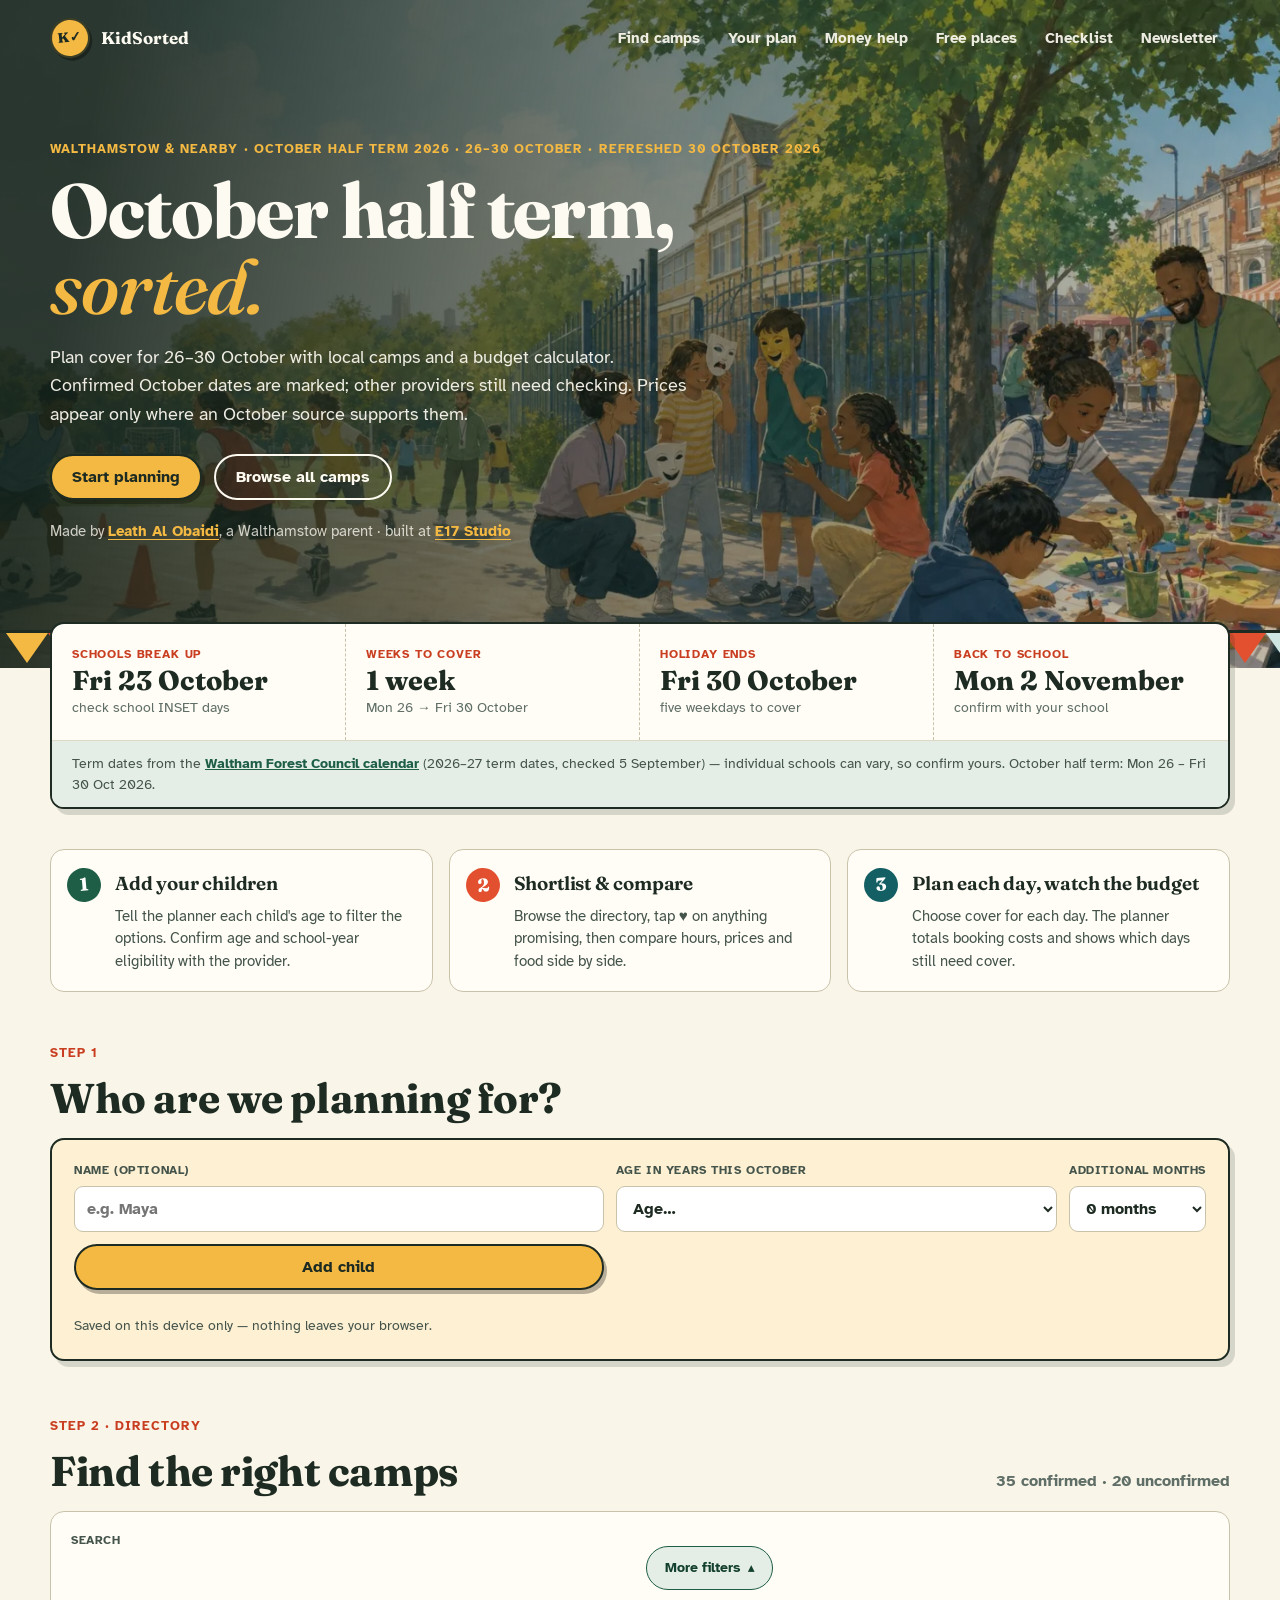
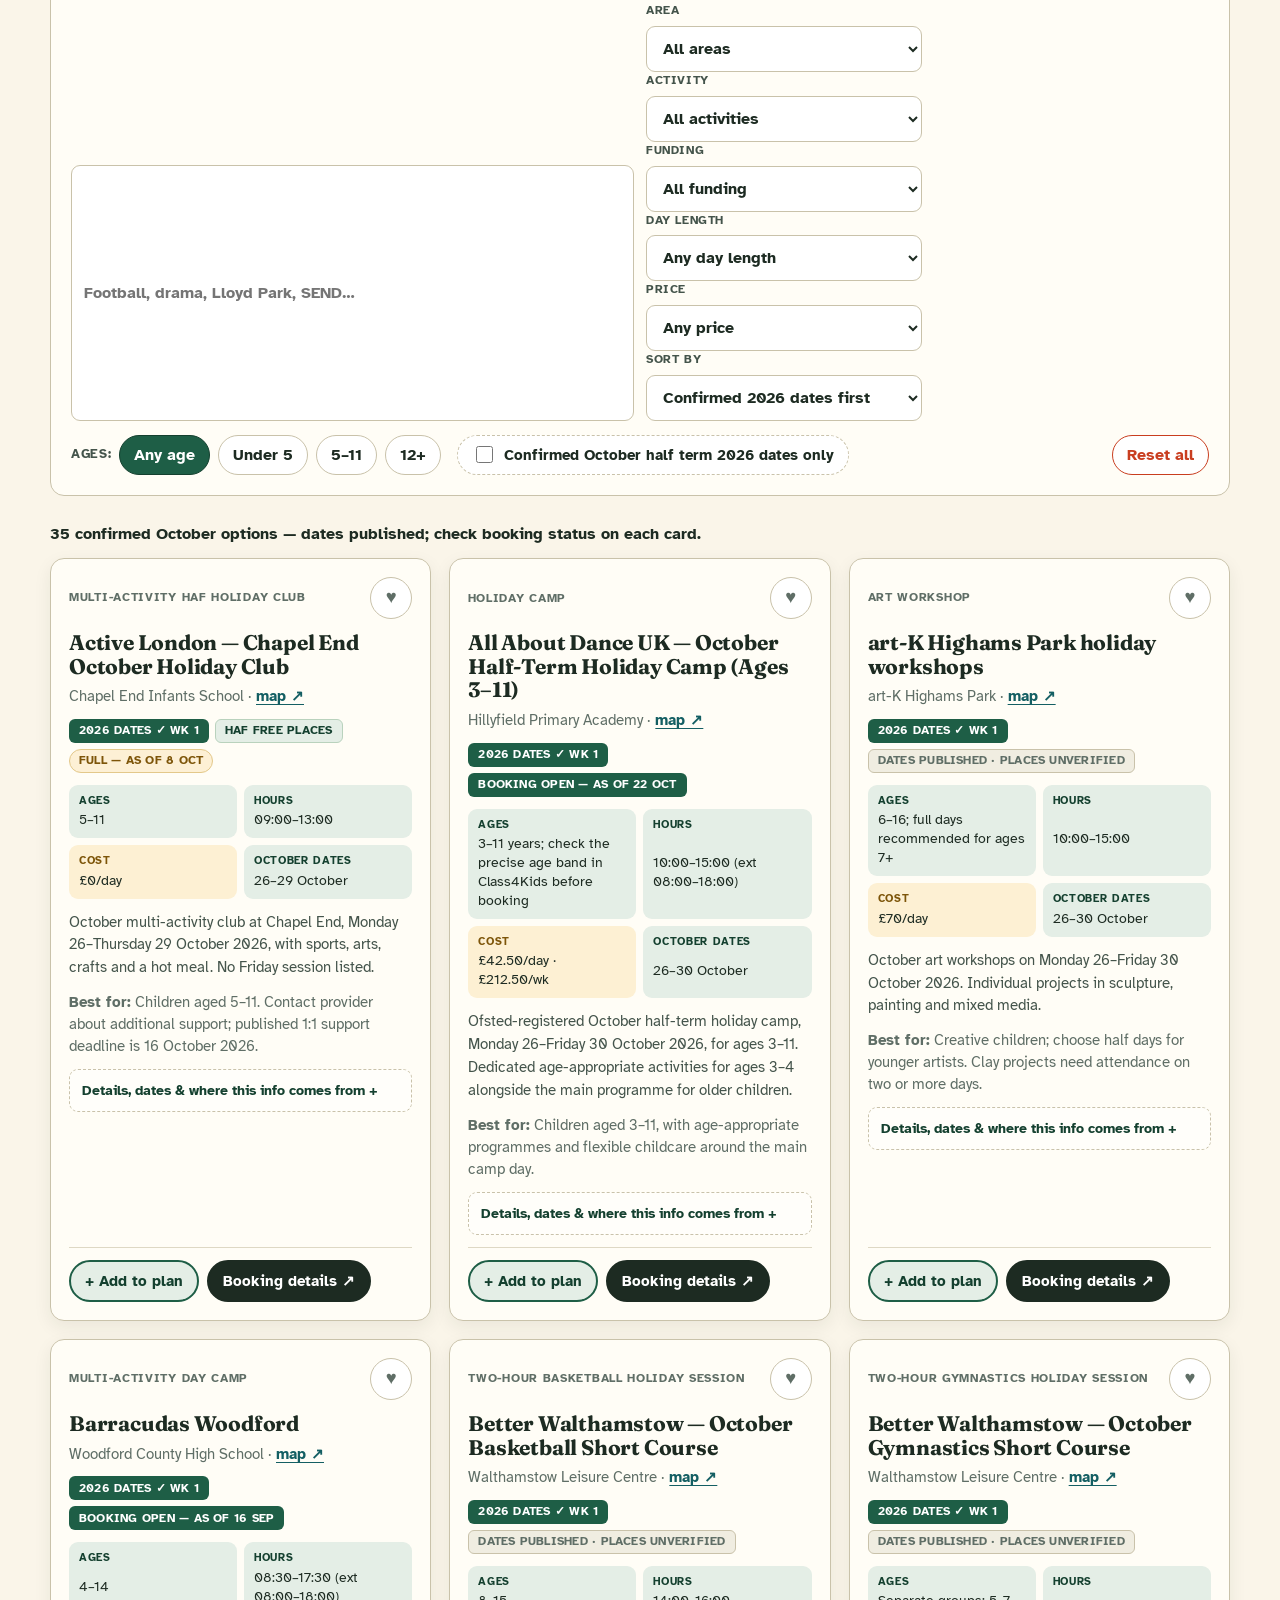
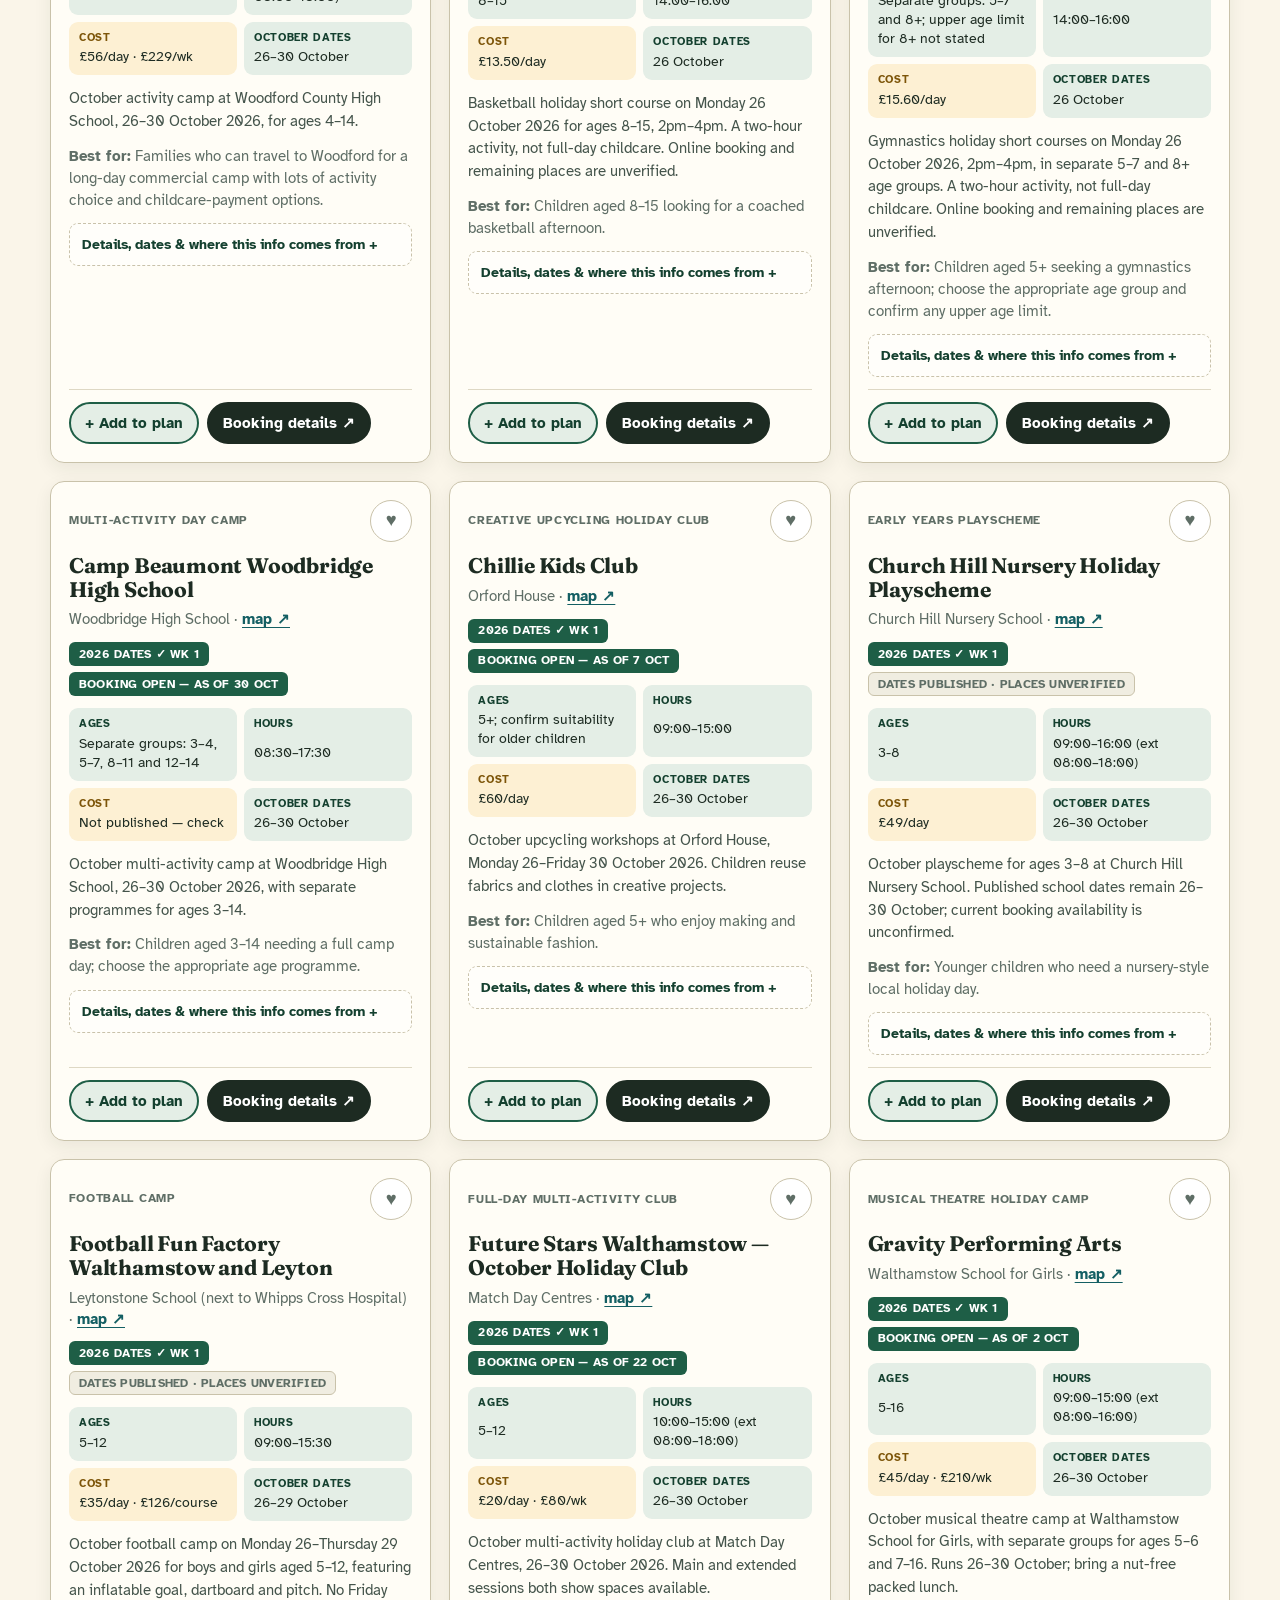
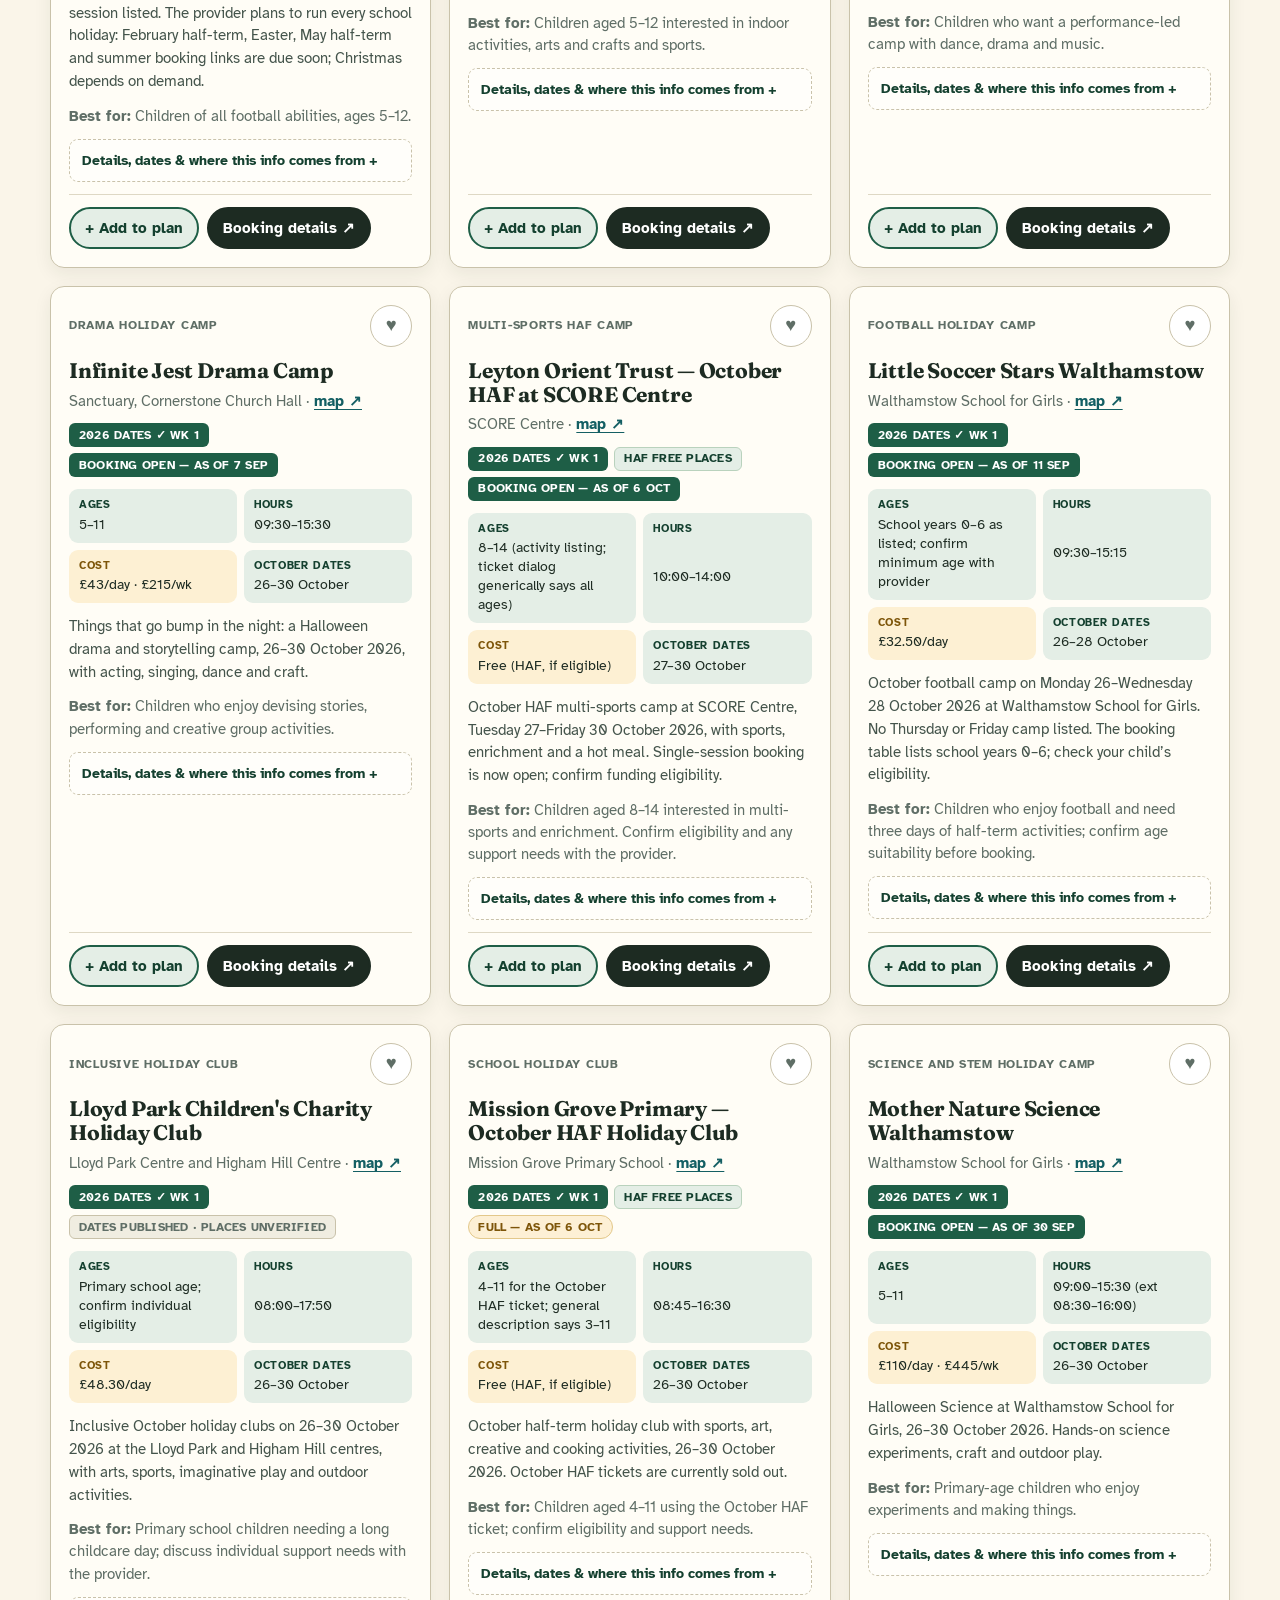
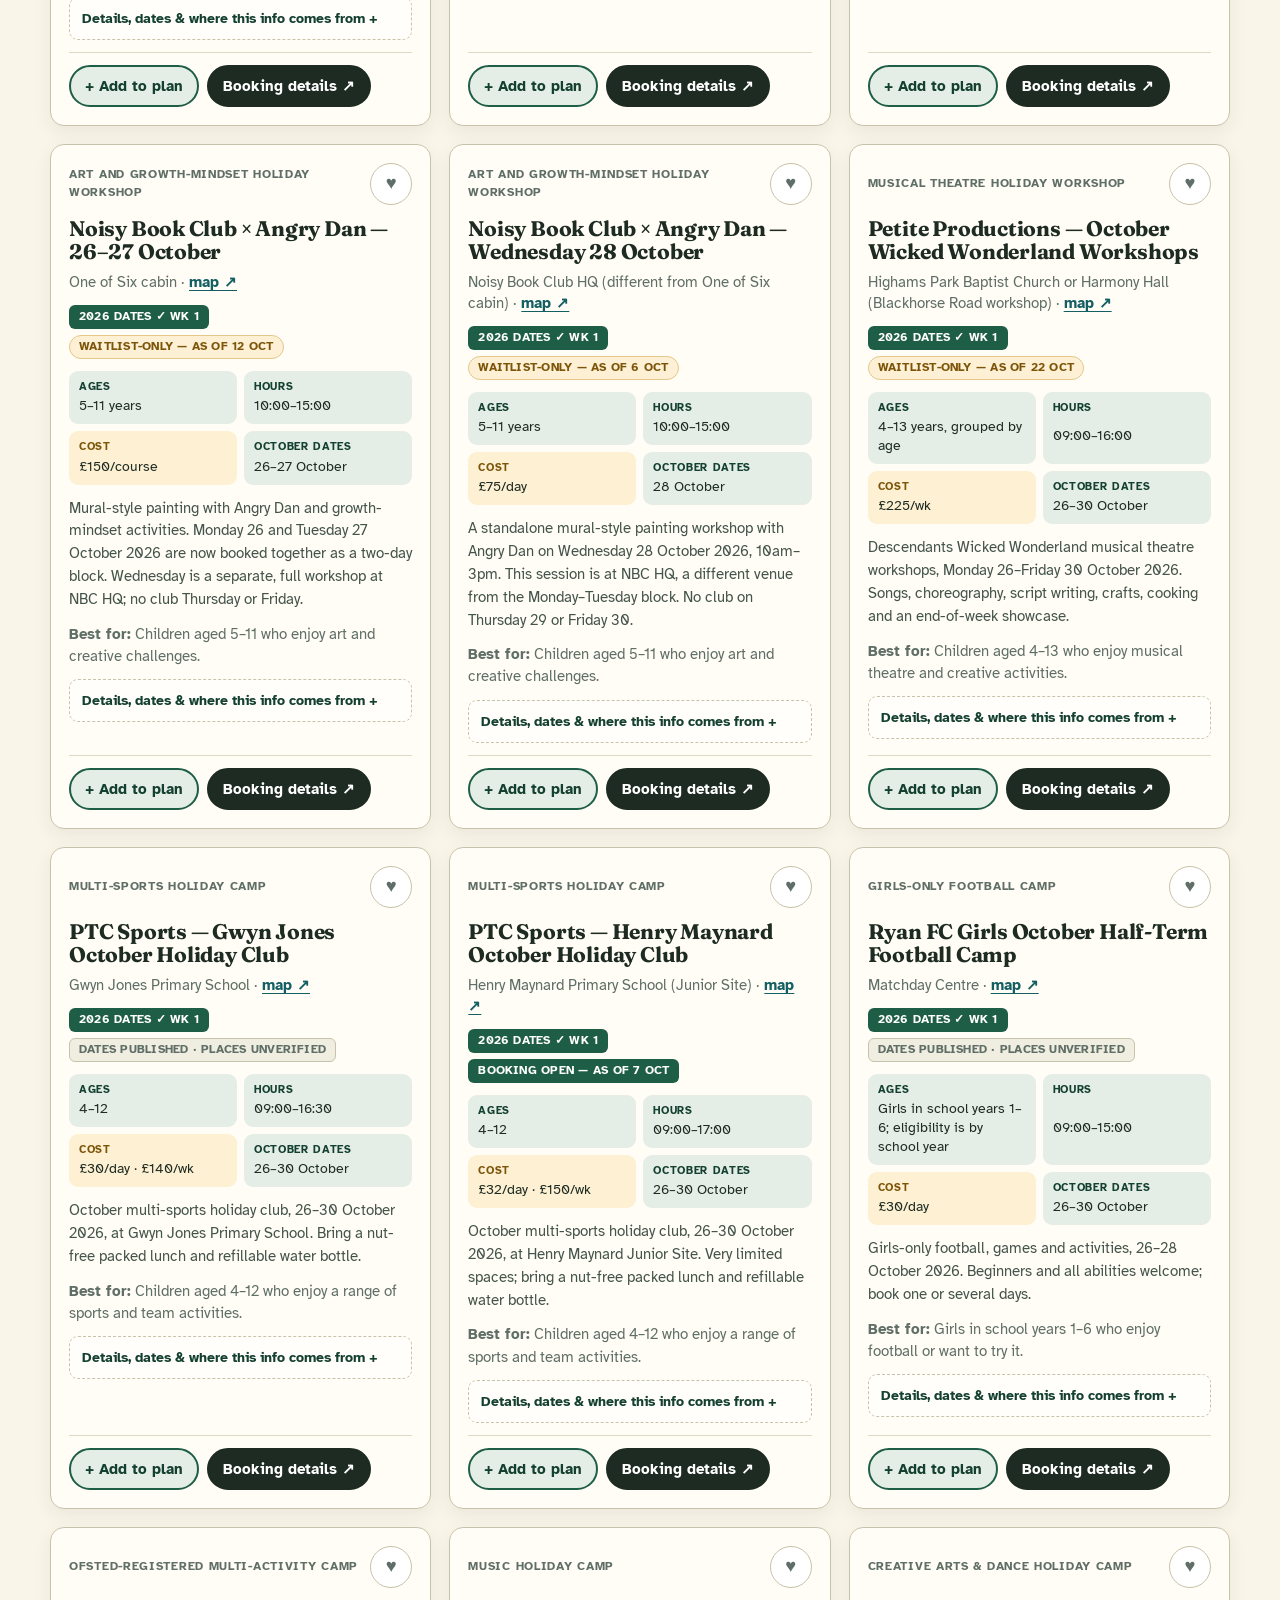
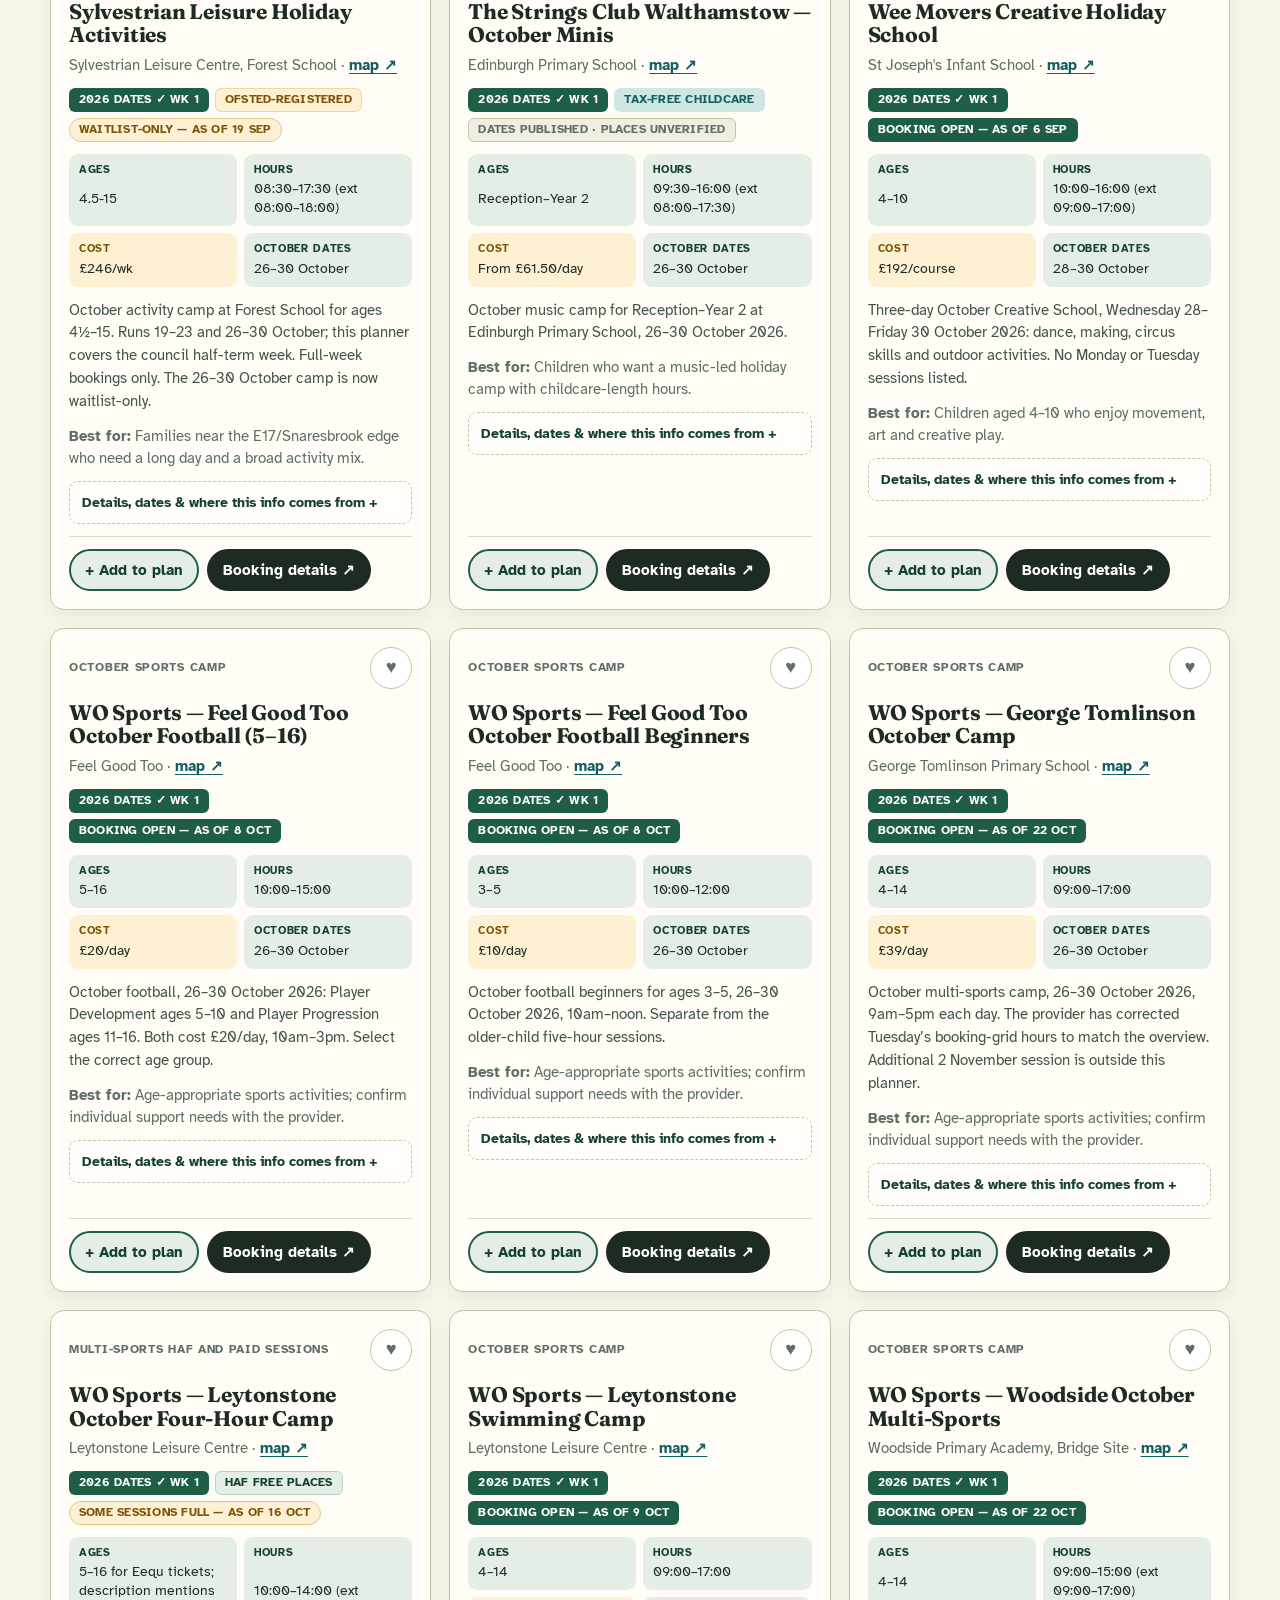
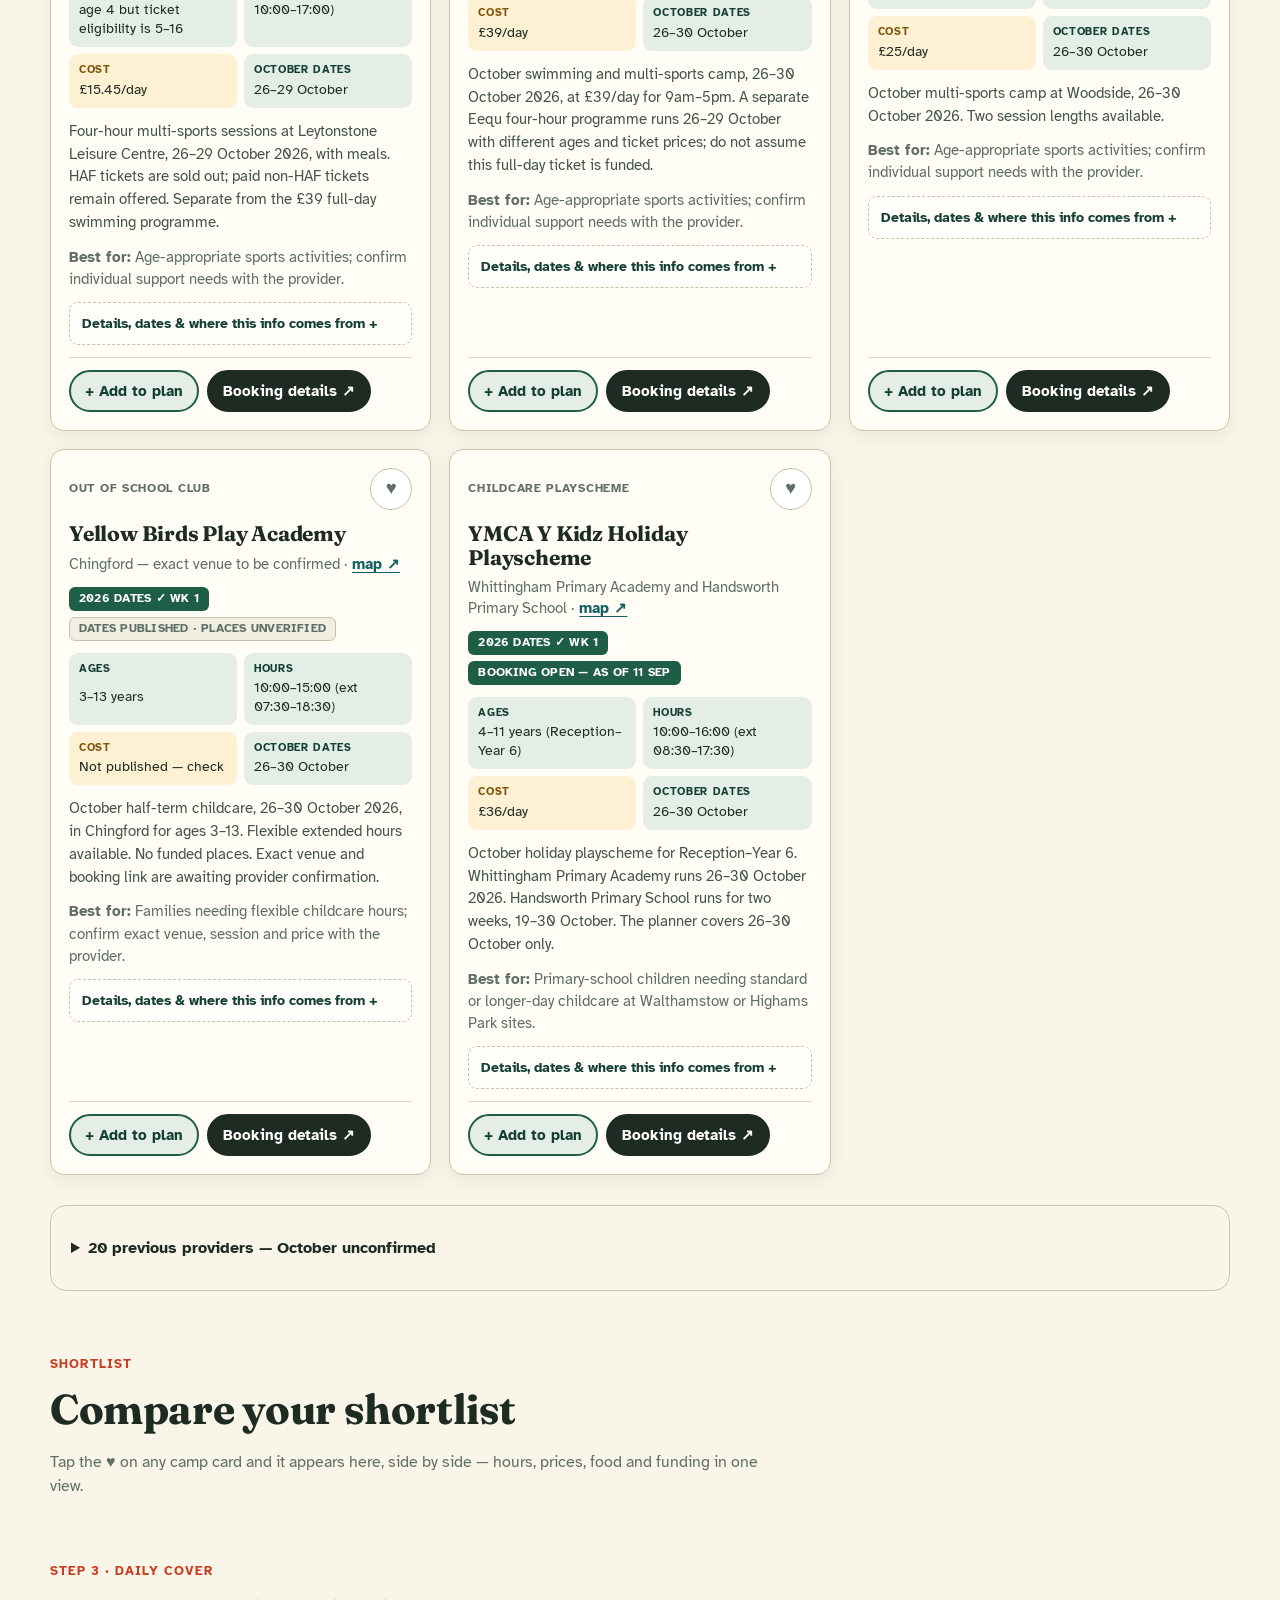
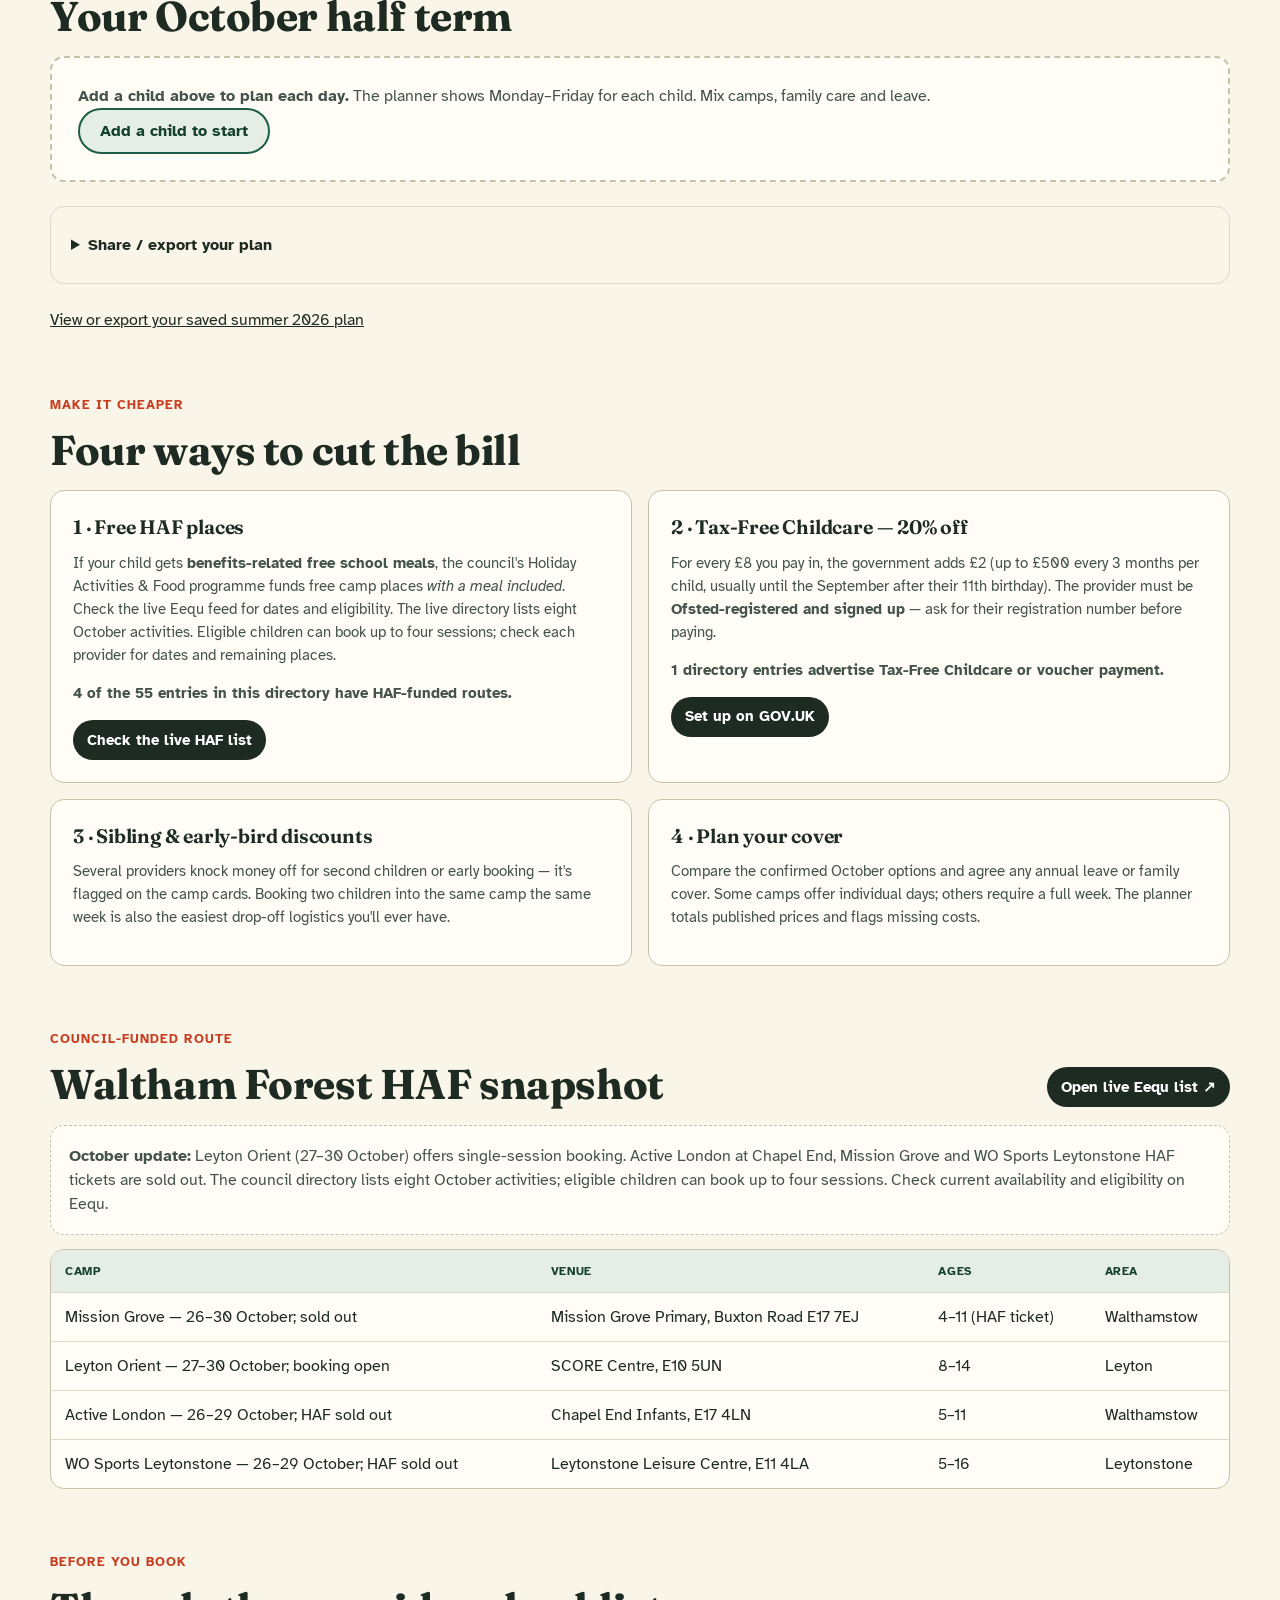
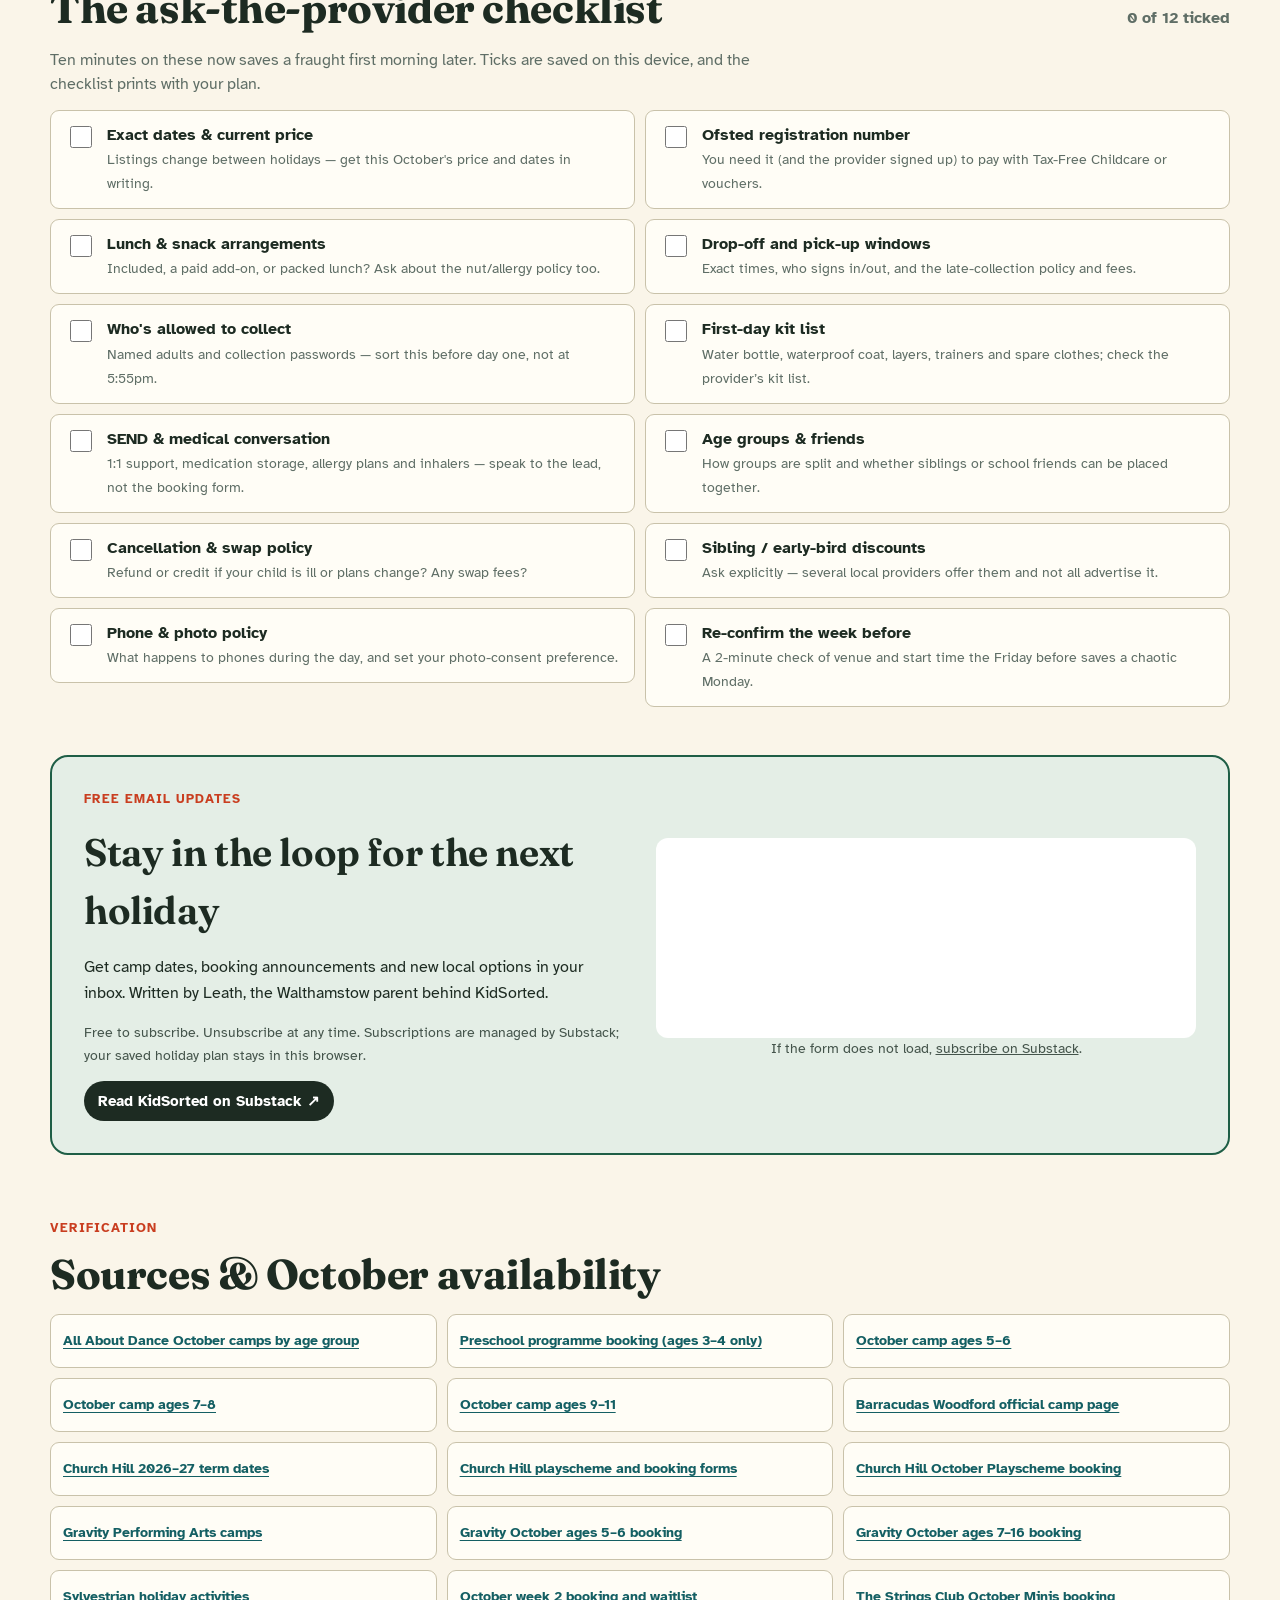
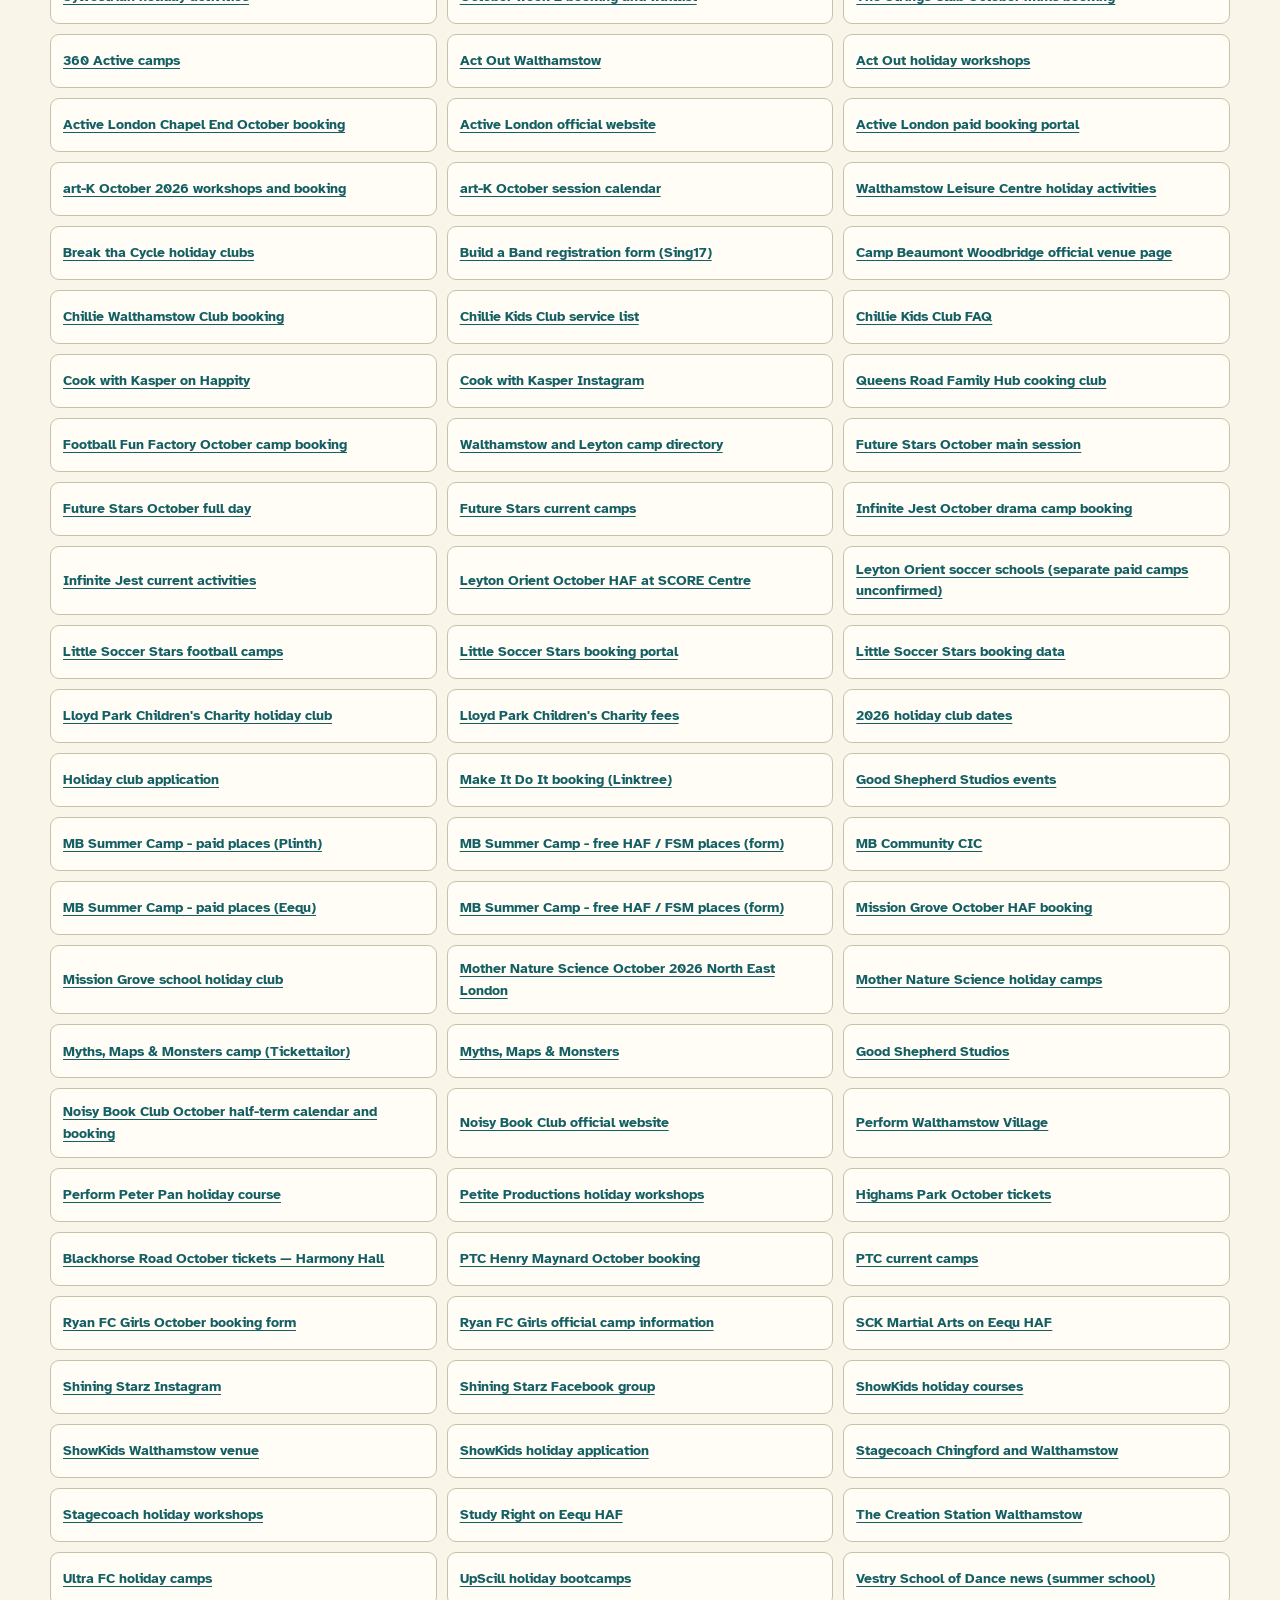
<file: index.html>
<!doctype html>
<html lang="en">
  <head>
    <meta charset="utf-8" />
    <meta name="viewport" content="width=device-width, initial-scale=1" />
    <title>KidSorted — Holiday Camp Planner · October half term 2026, Walthamstow &amp; nearby</title>
    <meta
      name="description"
      content="Plan your children's October half term 2026 day by day: local holiday camps in and around Walthamstow with confirmed October dates and clearly marked unconfirmed options and a budget calculator."
    />
    <link rel="canonical" href="https://kidsorted.co.uk/" />
    <meta property="og:type" content="website" />
    <meta property="og:title" content="KidSorted — Holiday Camp Planner · October half term 2026, Walthamstow &amp; nearby" />
    <meta property="og:description" content="Local October half-term camps with confirmed dates and clearly marked unconfirmed options — plus a daily planner that adds up the cost as you go." />
    <meta property="og:url" content="https://kidsorted.co.uk/" />
    <meta property="og:image" content="https://kidsorted.co.uk/assets/og-image.jpg" />
    <meta property="og:image:width" content="1200" />
    <meta property="og:image:height" content="630" />
    <meta name="twitter:card" content="summary_large_image" />
    <meta name="twitter:image" content="https://kidsorted.co.uk/assets/og-image.jpg" />
    <link rel="preconnect" href="https://fonts.googleapis.com" />
    <link rel="preconnect" href="https://fonts.gstatic.com" crossorigin />
    <link rel="preload" as="image" type="image/webp" href="assets/e17-holiday-camps-banner-1600.webp" fetchpriority="high" />
    <link
      href="https://fonts.googleapis.com/css2?family=Fraunces:opsz,wght@9..144,400..900&family=Atkinson+Hyperlegible:wght@400;700&display=swap"
      rel="stylesheet"
      media="print"
      onload="this.media='all'"
    />
    <noscript>
      <link
        href="https://fonts.googleapis.com/css2?family=Fraunces:opsz,wght@9..144,400..900&family=Atkinson+Hyperlegible:wght@400;700&display=swap"
        rel="stylesheet"
      />
    </noscript>
    <link rel="stylesheet" href="assets/styles.css?v=newsletter-20260905" />
  </head>
  <body>
    <a class="skip-link" href="#plan">Skip to your plan</a>

    <header class="site-hero">
      <nav class="topbar" aria-label="Page sections">
        <a class="brand" href="#top" aria-label="KidSorted home">
          <span class="brand-mark" aria-hidden="true">K✓</span>
          <span>KidSorted</span>
        </a>
        <div class="nav-links">
          <a href="#find">Find camps</a>
          <a href="#plan">Your plan</a>
          <a href="#money">Money help</a>
          <a href="#haf">Free places</a>
          <a href="#checklist">Checklist</a>
          <a href="#newsletter">Newsletter</a>
        </div>
      </nav>

      <div class="hero-content" id="top">
        <p class="eyebrow">Walthamstow &amp; nearby · October half term 2026 · 26–30 October · refreshed 30 October 2026</p>
        <h1>October half term, <em>sorted.</em></h1>
        <p class="hero-copy">
          Plan cover for 26–30 October with local camps and a budget calculator.
          Confirmed October dates are marked; other providers still need checking.
          Prices appear only where an October source supports them.
        </p>
        <div class="hero-actions">
          <a class="btn btn-solid" href="#children">Start planning</a>
          <a class="btn btn-ghost" href="#find">Browse all camps</a>
        </div>
        <p class="hero-byline">
          Made by <a href="https://www.linkedin.com/in/leath-al-obaidi/" target="_blank" rel="noreferrer">Leath Al Obaidi</a>, a Walthamstow parent · built at
          <a href="https://e17studio.com/" target="_blank" rel="noreferrer">E17 Studio</a>
        </p>
      </div>
      <div class="bunting" aria-hidden="true"></div>
    </header>

    <main>
      <!-- ───────────────────────── Key dates ───────────────────────── -->
      <section class="dates-band" id="dates" aria-label="Key October half term 2026 dates">
        <div class="date-card">
          <span class="date-label">Schools break up</span>
          <span class="date-value">Fri 23 October</span>
          <span class="date-note">check school INSET days</span>
        </div>
        <div class="date-card">
          <span class="date-label">Weeks to cover</span>
          <span class="date-value">1 week</span>
          <span class="date-note">Mon 26 → Fri 30 October</span>
        </div>
        <div class="date-card">
          <span class="date-label">Holiday ends</span>
          <span class="date-value">Fri 30 October</span>
          <span class="date-note">five weekdays to cover</span>
        </div>
        <div class="date-card">
          <span class="date-label">Back to school</span>
          <span class="date-value">Mon 2 November</span>
          <span class="date-note">confirm with your school</span>
        </div>
        <p class="dates-source">
          Term dates from the
          <a href="https://www.walthamforest.gov.uk/schools-education-and-learning/school-term-and-closure-dates/school-holiday-and-term-dates" target="_blank" rel="noreferrer">Waltham Forest Council calendar</a>
          (2026–27 term dates, checked 5 September) — individual schools can vary, so confirm yours.
          October half term: Mon 26 – Fri 30 Oct 2026.
        </p>
      </section>

      <!-- ───────────────────────── How it works ───────────────────────── -->
      <section class="steps-band" aria-label="How to use this planner">
        <div class="step">
          <span class="step-num">1</span>
          <h3>Add your children</h3>
          <p>Tell the planner each child's age to filter the options. Confirm age and school-year eligibility with the provider.</p>
        </div>
        <div class="step">
          <span class="step-num">2</span>
          <h3>Shortlist &amp; compare</h3>
          <p>Browse the directory, tap ♥ on anything promising, then compare hours, prices and food side by side.</p>
        </div>
        <div class="step">
          <span class="step-num">3</span>
          <h3>Plan each day, watch the budget</h3>
          <p>Choose cover for each day. The planner totals booking costs and shows which days still need cover.</p>
        </div>
      </section>

      <!-- ───────────────────────── Children setup ───────────────────────── -->
      <section class="children-section" id="children" aria-label="Your children">
        <div class="section-heading">
          <div>
            <p class="eyebrow dark">Step 1</p>
            <h2>Who are we planning for?</h2>
          </div>
        </div>
        <div class="children-panel">
          <form id="childForm" class="child-form" autocomplete="off">
            <label class="field child-name-field" for="childName">
              <span>Name (optional)</span>
              <input id="childName" type="text" maxlength="20" placeholder="e.g. Maya" />
            </label>
            <label class="field child-age-field" for="childAge">
              <span>Age in years this October</span>
              <select id="childAge" required>
                <option value="" disabled selected>Age…</option>
              </select>
            </label>
            <label class="field" for="childMonths"><span>Additional months</span><select id="childMonths"><option value="0">0 months</option><option value="1">1 month</option><option value="2">2 months</option><option value="3">3 months</option><option value="4">4 months</option><option value="5">5 months</option><option value="6">6 months</option><option value="7">7 months</option><option value="8">8 months</option><option value="9">9 months</option><option value="10">10 months</option><option value="11">11 months</option></select></label><button class="btn btn-solid" type="submit">Add child</button>
          </form>
          <div class="child-chips" id="childChips" aria-live="polite"></div>
          <p class="children-hint" id="childrenHint">
            Saved on this device only — nothing leaves your browser.
          </p>
        </div>
      </section>

      <!-- ───────────────────────── Directory + filters ───────────────────────── -->
      <section class="directory-section" id="find">
        <div class="section-heading">
          <div>
            <p class="eyebrow dark">Step 2 · Directory</p>
            <h2>Find the right camps</h2>
          </div>
          <p id="resultCount" class="result-count" aria-live="polite"></p>
        </div>

        <div class="filter-band" aria-label="Find camps">
          <div class="filter-grid">
            <label class="field search-field" for="searchInput">
              <span>Search</span>
              <input
                id="searchInput"
                type="search"
                placeholder="Football, drama, Lloyd Park, SEND…"
                autocomplete="off"
              />
            </label>
            <details id="moreFilters" open>
              <summary>More filters</summary>
              <div class="more-filters-body">
            <label class="field" for="areaFilter">
              <span>Area</span>
              <select id="areaFilter"></select>
            </label>
            <label class="field" for="categoryFilter">
              <span>Activity</span>
              <select id="categoryFilter"></select>
            </label>
            <label class="field" for="fundingFilter">
              <span>Funding</span>
              <select id="fundingFilter"></select>
            </label>
            <label class="field" for="dayLengthFilter">
              <span>Day length</span>
              <select id="dayLengthFilter">
                <option value="all">Any day length</option>
                <option value="working">Working-day friendly (drop ~8:30, collect ~17:30+)</option>
                <option value="standard">Standard day (roughly 9–4)</option>
                <option value="short">Short / half day</option>
              </select>
            </label>
            <label class="field" for="priceFilter">
              <span>Price</span>
              <select id="priceFilter">
                <option value="all">Any price</option>
                <option value="free">Free / HAF places</option>
                <option value="under40">Under £40 a day</option>
                <option value="40to60">£40–£60 a day</option>
                <option value="over60">Over £60 a day</option>
                <option value="unpriced">Price not published yet</option>
              </select>
            </label>
            <label class="field" for="sortSelect">
              <span>Sort by</span>
              <select id="sortSelect">
                <option value="az">Name A–Z</option>
                <option value="price">Day price (low → high)</option>
                <option value="hours">Longest day first</option>
                <option value="confirmed" selected>Confirmed 2026 dates first</option>
              </select>
            </label>
              </div>
            </details>
          </div>

          <div class="age-row" aria-label="Age and date filters">
            <span class="age-row-label">Ages:</span>
            <button class="age-chip is-active" type="button" data-age="any">Any age</button>
            <button class="age-chip" type="button" data-age="under5">Under 5</button>
            <button class="age-chip" type="button" data-age="primary">5–11</button>
            <button class="age-chip" type="button" data-age="teen">12+</button>
            <span id="childAgeChips"></span>
            <label class="toggle-chip" for="confirmedOnly">
              <input type="checkbox" id="confirmedOnly" />
              <span>Confirmed October half term 2026 dates only</span>
            </label>
            <button class="reset-button" type="button" id="resetFilters">Reset all</button>
          </div>
        </div>

        <p id="confirmedCount" class="confirmed-count"></p>
        <div class="card-grid" id="providerGrid"><p class="grid-loading">Loading camps…</p></div>
        <details id="unconfirmedProviders" class="unconfirmed-providers"><summary id="unconfirmedCount">Previous providers — October unconfirmed</summary><p>These are previous leads. Dates, prices and eligibility still need checking for this holiday.</p><div id="unconfirmedGrid" class="card-grid"></div></details>
        <p class="empty-state" id="emptyState" hidden>
          No camps match those filters. Try widening the day length or price, or
          clear the “confirmed dates” toggle. October availability is still being published; check provider booking pages for updates.
        </p>
      </section>

      <!-- ───────────────────────── Compare ───────────────────────── -->
      <section class="compare-section" id="compare">
        <div class="section-heading">
          <div>
            <p class="eyebrow dark">Shortlist</p>
            <h2>Compare your shortlist</h2>
          </div>
          <p class="result-count" id="compareCount" aria-live="polite"></p>
        </div>
        <p class="compare-hint" id="compareHint">
          Tap the ♥ on any camp card and it appears here, side by side — hours,
          prices, food and funding in one view.
        </p>
        <div class="table-wrap compare-wrap" id="compareWrap" hidden>
          <table id="compareTable" class="compare-table"></table>
        </div>
      </section>

      <!-- ───────────────────────── Planner ───────────────────────── -->
      <section class="planner-section" id="plan">
        <div class="section-heading">
          <div>
            <p class="eyebrow dark">Step 3 · Daily cover</p>
            <h2>Your October half term</h2>
          </div>

        </div>


        <div class="planner-empty" id="plannerEmpty">
          <p><strong>Add a child above to plan each day.</strong> The planner
          shows Monday–Friday for each child. Mix camps, family care and leave.</p>
        </div>

        <div class="budget-band" id="budgetBand" hidden>
          <div class="budget-cards" id="budgetCards"></div>
          <div class="budget-notes" id="budgetNotes" aria-live="polite"></div>
        </div>
        <div class="planner-wrap daily-planner" id="plannerWrap" hidden>
          <div id="plannerTable"></div>
        </div>


        <details class="export-menu"><summary>Share / export your plan</summary>
          <p>The blank planner link contains no names. Your private plan link includes names and camp dates: share it only with someone you trust.</p>
          <div class="planner-actions">
            <button class="btn btn-add" type="button" id="tellParents"
              title="Copies the plain planner link — no names, no plan. Safe to post in a group.">Share blank planner</button>
            <a class="btn btn-ghost" id="tellWa" hidden target="_blank" rel="noreferrer">WhatsApp ↗</a>
            <button class="btn btn-ghost" type="button" id="sharePlan"
              title="Copies a private link that contains your children's names and camps — only for a partner, never a group">Share my plan (private)</button>
            <a class="btn btn-ghost" id="waShare" hidden target="_blank" rel="noreferrer">WhatsApp ↗</a>
            <button class="btn btn-ghost" type="button" id="calendarPlan"
              title="Downloads an .ics file that opens in Apple Calendar and Outlook, and imports into Google Calendar">Add to calendar</button>
            <button class="btn btn-ghost" type="button" id="copyPlan">Copy summary</button>
            <button class="btn btn-ghost" type="button" id="printPlan">Print plan</button>
            <button class="btn btn-danger" type="button" id="clearPlan">Clear plan</button>
          </div>
          <div id="privateShareReview" hidden role="status"><p><strong>This link includes your children’s names and where they will be.</strong> Send it only to a trusted partner or family member.</p><button type="button" class="btn btn-solid" id="confirmPrivateShare">Create private link</button></div>
        </details>
        <p><a href="previous-plans.html">View or export your saved summer 2026 plan</a></p>
        <div id="legacyShareNotice" hidden role="status"><p id="legacyShareText"></p><a id="legacyShareLink" href="previous-plans.html">Open summer plan</a></div>

      </section>

      <!-- ───────────────────────── Money help ───────────────────────── -->
      <section class="money-section" id="money">
        <div class="section-heading">
          <div>
            <p class="eyebrow dark">Make it cheaper</p>
            <h2>Four ways to cut the bill</h2>
          </div>
        </div>
        <div class="money-grid">
          <article class="money-card">
            <h3>1 · Free HAF places</h3>
            <p>
              If your child gets <strong>benefits-related free school meals</strong>,
              the council's Holiday Activities &amp; Food programme funds free
              camp places <em>with a meal included</em>. Check the live Eequ feed for dates and eligibility. The live directory lists eight October activities. Eligible children can book up to four sessions; check each provider for dates and remaining places.
            </p>
            <p class="money-meta" id="hafProviderCount"></p>
            <a class="text-link" href="https://eequ.org/hafwalthamforest" target="_blank" rel="noreferrer">Check the live HAF list</a>
          </article>
          <article class="money-card">
            <h3>2 · Tax-Free Childcare — 20% off</h3>
            <p>
              For every £8 you pay in, the government adds £2 (up to £500 every
              3 months per child, usually until the September after their 11th
              birthday). The provider must be <strong>Ofsted-registered and signed
              up</strong> — ask for their registration number before paying.
            </p>
            <p class="money-meta" id="tfcProviderCount"></p>
            <a class="text-link" href="https://www.gov.uk/tax-free-childcare" target="_blank" rel="noreferrer">Set up on GOV.UK</a>
          </article>
          <article class="money-card">
            <h3>3 · Sibling &amp; early-bird discounts</h3>
            <p>
              Several providers knock money off for second children or early
              booking — it's flagged on the camp cards. Booking two children
              into the same camp the same week is also the easiest drop-off
              logistics you'll ever have.
            </p>
            <p class="money-meta" id="siblingProviderCount"></p>
          </article>
          <article class="money-card">
            <h3>4 · Plan your cover</h3>
            <p>
              Compare the confirmed October options and agree any annual leave or family cover. Some camps offer individual days; others require a full week. The planner totals published prices and flags missing costs.
            </p>
          </article>
        </div>
      </section>

      <!-- ───────────────────────── HAF snapshot ───────────────────────── -->
      <section class="haf-section" id="haf">
        <div class="section-heading">
          <div>
            <p class="eyebrow dark">Council-funded route</p>
            <h2>Waltham Forest HAF snapshot</h2>
          </div>
          <a class="text-link" href="https://eequ.org/hafwalthamforest" target="_blank" rel="noreferrer">
            Open live Eequ list ↗
          </a>
        </div>
        <div class="haf-note">
          <strong>October update:</strong> Leyton Orient (27–30 October) offers single-session booking. Active London at Chapel End, Mission Grove and WO Sports Leytonstone HAF tickets are sold out. The council directory lists eight October activities; eligible children can book up to four sessions. Check current availability and eligibility on Eequ.
        </div>
        <div class="table-wrap">
          <table>
            <thead>
              <tr>
                <th scope="col">Camp</th>
                <th scope="col">Venue</th>
                <th scope="col">Ages</th>
                <th scope="col">Area</th>
              </tr>
            </thead>
            <tbody id="hafTable"></tbody>
          </table>
        </div>
      </section>

      <!-- ───────────────────────── Checklist ───────────────────────── -->
      <section class="checklist-section" id="checklist">
        <div class="section-heading">
          <div>
            <p class="eyebrow dark">Before you book</p>
            <h2>The ask-the-provider checklist</h2>
          </div>
          <p class="result-count" id="checklistCount" aria-live="polite"></p>
        </div>
        <p class="compare-hint">
          Ten minutes on these now saves a fraught first morning later. Ticks are
          saved on this device, and the checklist prints with your plan.
        </p>
        <ul class="checklist" id="checklistList"></ul>
      </section>

      <section class="newsletter-section" id="newsletter" aria-labelledby="newsletterTitle">
        <div class="newsletter-copy">
          <p class="eyebrow dark">Free email updates</p>
          <h2 id="newsletterTitle">Stay in the loop for the next holiday</h2>
          <p>Get camp dates, booking announcements and new local options in your inbox. Written by Leath, the Walthamstow parent behind KidSorted.</p>
          <p class="newsletter-note">Free to subscribe. Unsubscribe at any time. Subscriptions are managed by Substack; your saved holiday plan stays in this browser.</p>
          <a class="text-link" href="https://kidsorted.substack.com" target="_blank" rel="noreferrer">Read KidSorted on Substack ↗</a>
        </div>
        <div class="newsletter-form">
          <iframe src="https://kidsorted.substack.com/embed" width="480" height="200" title="Subscribe to the free KidSorted newsletter" loading="lazy" referrerpolicy="strict-origin-when-cross-origin"></iframe>
          <p>If the form does not load, <a href="https://kidsorted.substack.com/welcome" target="_blank" rel="noreferrer">subscribe on Substack</a>.</p>
        </div>
      </section>

      <!-- ───────────────────────── Sources ───────────────────────── -->
      <section class="sources-section" id="sources">
        <div class="section-heading">
          <div>
            <p class="eyebrow dark">Verification</p>
            <h2>Sources &amp; October availability</h2>
          </div>
        </div>
        <div class="source-grid" id="sourceGrid"></div>
      </section>
    </main>

    <footer class="site-footer">
      <p id="contact">
        <strong>Have a correction or run a local camp?</strong>
        Email <a href="mailto:hello@kidsorted.co.uk">hello@kidsorted.co.uk</a>.
        For listing updates, include your camp dates, ages, venue, times, prices
        and booking link. I'll review your information and update the website.
      </p>
      <p>
        Built as a local parent-facing planning aid. Prices, dates and places
        change fast in camp season — always confirm dates, eligibility,
        Ofsted/registration status, SEND support and prices with the provider
        before booking. October listings were refreshed on 30 October 2026. Daily checks review every provider; each card records its latest check and any unresolved details. Unconfirmed provider details retain their earlier verification dates. Your plan, shortlist and ticks are stored only in
        this browser. Visitor numbers are counted with Cloudflare's cookieless,
        privacy-friendly analytics — no personal data, and nothing about your plan.
      </p>
      <p class="footer-credit">
        Made by <a href="https://www.linkedin.com/in/leath-al-obaidi/" target="_blank" rel="noreferrer"><strong>Leath Al Obaidi</strong></a> — a free tool for local families.
        I build websites at
        <a href="https://e17studio.com/" target="_blank" rel="noreferrer">E17 Studio</a>;
        if you need one, say hello at
        <a href="mailto:hello@e17studio.com">hello@e17studio.com</a>
        or on <a href="https://x.com/pluckup_courage" target="_blank" rel="noreferrer">X</a>.
      </p>
    </footer>

    <!-- ───────────────────────── Shared-plan offer ───────────────────────── -->
    <section class="share-banner" id="shareBanner" hidden aria-live="polite" aria-label="Shared plan offer">
      <p class="share-banner-title">Load this shared plan?</p>
      <p class="share-banner-text" id="shareBannerText"></p>
      <div class="share-banner-actions">
        <button class="btn btn-solid" type="button" id="shareUse">Use this plan</button>
        <button class="btn btn-ghost" type="button" id="shareMerge">Merge with mine</button>
        <button class="btn btn-ghost" type="button" id="shareDismiss">No thanks</button>
      </div>
    </section>

    <!-- ───────────────────────── Camp picker dialog ───────────────────────── -->
    <dialog id="pickerDialog" class="picker-dialog" aria-labelledby="pickerTitle">
      <div class="picker-head">
        <h3 id="pickerTitle">Choose cover</h3>
        <button class="picker-close" type="button" id="pickerClose" aria-label="Close">×</button>
      </div>
      <p class="picker-sub" id="pickerSub"></p>
      <div class="picker-body" id="pickerBody"></div>
    </dialog>

    <script defer src="assets/camps.js?v=daily-20261018"></script>
    <script defer src="assets/planner-data.js?v=daily-20261018"></script>
    <script defer src="assets/app.js?v=daily-20261018"></script>

    <!-- Cloudflare Web Analytics — cookieless, privacy-friendly visit counts -->
    <script defer src="https://static.cloudflareinsights.com/beacon.min.js" data-cf-beacon='{"token": "fa7d8f9b64aa4833b18eecf0ddd1d163"}'></script>
    <!-- End Cloudflare Web Analytics -->
  </body>
</html>
</file>
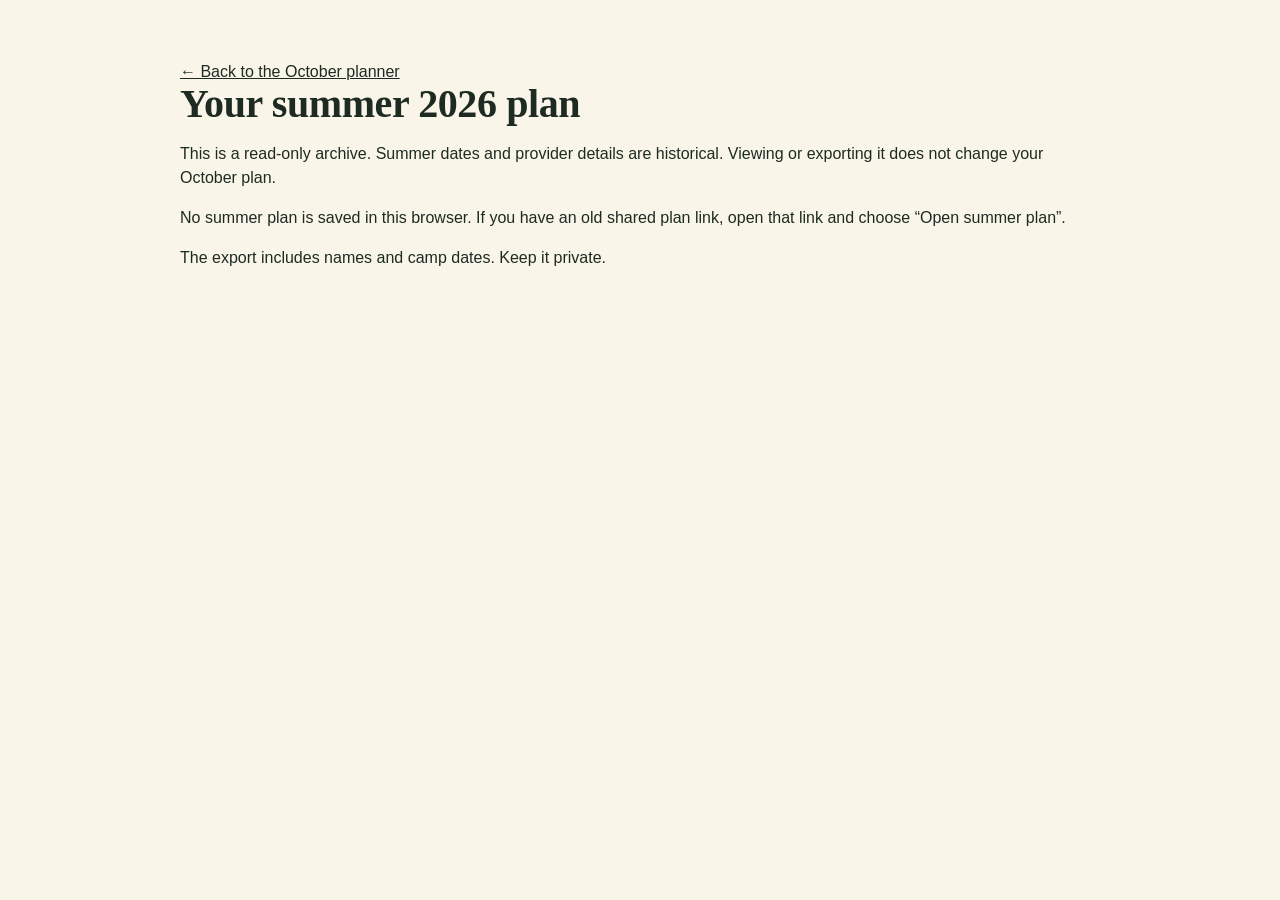
<file: previous-plans.html>
<!doctype html><html lang="en"><head><meta charset="utf-8"><meta name="viewport" content="width=device-width,initial-scale=1"><title>Saved summer plans · KidSorted</title><link rel="stylesheet" href="assets/styles.css?v=daily-20260905"></head><body><main style="max-width:960px;margin:40px auto;padding:20px"><a href="./">← Back to the October planner</a><h1 style="font-size:2.5rem;color:var(--ink)">Your summer 2026 plan</h1><p>This is a read-only archive. Summer dates and provider details are historical. Viewing or exporting it does not change your October plan.</p><p id="historyStatus" role="status"></p><div id="historyPlan"></div><button class="btn btn-solid" id="exportHistory" hidden>Export this plan as JSON</button><p>The export includes names and camp dates. Keep it private.</p></main><script defer src="archive/summer-2026/camps.js"></script><script defer src="archive/summer-2026/planner-data.js"></script><script defer src="assets/history.js?v=daily-20260905"></script></body></html>
</file>
<file: assets/styles.css>
/* ─────────────────────────────────────────────────────────────────────────
   E17 Holiday Camp Planner — "Walthamstow summer fete" design system
   Display: Fraunces · Body: Atkinson Hyperlegible
   ───────────────────────────────────────────────────────────────────────── */

:root {
  --ink: #1d2b22;
  --ink-soft: #44544b;
  --muted: #5f6e66;
  --paper: #faf5e9;
  --panel: #fffdf6;
  --line: #ded8c4;
  --line-strong: #c9c2aa;
  --green: #1e5e46;
  --green-deep: #14402f;
  --green-tint: #e4eee6;
  --tomato: #c93e20;
  --tomato-bright: #e2502f;
  --tomato-tint: #fbe9e2;
  --marigold: #f4b942;
  --marigold-deep: #7d5509; /* darkened for WCAG contrast on tinted backgrounds */
  --marigold-tint: #fdf0d3;
  --sky: #cfe7e3;
  --sky-deep: #145f63;
  --plum: #7c4070;
  --shadow-pop: 5px 6px 0 rgba(29, 43, 34, 0.16);
  --shadow-soft: 0 14px 34px rgba(29, 43, 34, 0.12);
  --radius: 14px;
  --radius-sm: 9px;
  --font-display: "Fraunces", Georgia, serif;
  --font-body: "Atkinson Hyperlegible", "Trebuchet MS", sans-serif;
  --child-1: #1e5e46;
  --child-2: #c93e20;
  --child-3: #145f63;
  --child-4: #7c4070;
  --child-5: #9a6a10;
  --child-6: #2b4a78;
}

* { box-sizing: border-box; }

html { scroll-behavior: smooth; }

body {
  margin: 0;
  color: var(--ink);
  background: var(--paper);
  font-family: var(--font-body);
  font-size: 1.0rem;
  line-height: 1.5;
}

h1, h2, h3, h4 {
  font-family: var(--font-display);
  font-weight: 640;
  letter-spacing: -0.01em;
  margin-top: 0;
}

p { margin-top: 0; }
a { color: inherit; }

.skip-link {
  position: absolute;
  left: -9999px;
  top: 0;
  z-index: 50;
  background: var(--marigold);
  color: var(--ink);
  padding: 10px 16px;
  border-radius: 0 0 var(--radius-sm) 0;
  font-weight: 700;
}
.skip-link:focus { left: 0; }

/* Visually hidden, still read by screen readers (standard clip pattern) */
.sr-only {
  position: absolute;
  width: 1px;
  height: 1px;
  padding: 0;
  margin: -1px;
  overflow: hidden;
  clip: rect(0, 0, 0, 0);
  clip-path: inset(50%);
  white-space: nowrap;
  border: 0;
}

/* ───────────────────────── Hero ───────────────────────── */

.site-hero {
  position: relative;
  min-height: 500px;
  display: grid;
  align-content: space-between;
  background:
    linear-gradient(100deg, rgba(15, 30, 23, 0.88) 8%, rgba(15, 30, 23, 0.55) 46%, rgba(15, 30, 23, 0.18)),
    url("./e17-holiday-camps-banner.jpg") center / cover no-repeat;
  background:
    linear-gradient(100deg, rgba(15, 30, 23, 0.88) 8%, rgba(15, 30, 23, 0.55) 46%, rgba(15, 30, 23, 0.18)),
    image-set(
      url("./e17-holiday-camps-banner-1600.webp") type("image/webp"),
      url("./e17-holiday-camps-banner.jpg") type("image/jpeg")
    ) center / cover no-repeat;
  color: #fdfaf1;
}

@media (max-width: 680px) {
  .site-hero {
    background:
      linear-gradient(100deg, rgba(15, 30, 23, 0.88) 8%, rgba(15, 30, 23, 0.55) 46%, rgba(15, 30, 23, 0.18)),
      image-set(
        url("./e17-holiday-camps-banner-1000.webp") type("image/webp"),
        url("./e17-holiday-camps-banner.jpg") type("image/jpeg")
      ) center / cover no-repeat;
  }
}

.topbar {
  width: min(1180px, calc(100% - 32px));
  margin: 0 auto;
  padding: 18px 0;
  display: flex;
  align-items: center;
  justify-content: space-between;
  gap: 20px;
}

.brand {
  display: flex;
  align-items: center;
  gap: 11px;
  font-family: var(--font-display);
  font-weight: 700;
  font-size: 1.06rem;
  text-decoration: none;
}

.brand-mark {
  display: inline-grid;
  place-items: center;
  width: 40px;
  height: 40px;
  border-radius: 50%;
  background: var(--marigold);
  color: var(--ink);
  font-size: 0.86rem;
  font-weight: 800;
  letter-spacing: 0.02em;
  border: 2px solid rgba(29, 43, 34, 0.85);
  box-shadow: 2px 3px 0 rgba(0, 0, 0, 0.35);
  transform: rotate(-6deg);
}

.nav-links { display: flex; align-items: center; gap: 4px; flex-wrap: wrap; }

.nav-links a {
  min-height: 38px;
  display: inline-flex;
  align-items: center;
  padding: 0 12px;
  border-radius: 999px;
  color: rgba(253, 250, 241, 0.92);
  text-decoration: none;
  font-size: 0.93rem;
  font-weight: 700;
}
.nav-links a:hover,
.nav-links a:focus-visible { background: rgba(253, 250, 241, 0.16); }

.hero-content {
  width: min(1180px, calc(100% - 32px));
  margin: 0 auto;
  padding: 64px 0 88px;
}

.eyebrow {
  margin: 0 0 14px;
  color: var(--marigold);
  font-size: 0.8rem;
  font-weight: 800;
  letter-spacing: 0.08em;
  text-transform: uppercase;
}
.eyebrow.dark { color: var(--tomato); }

h1 {
  max-width: 780px;
  margin-bottom: 18px;
  font-size: clamp(2.6rem, 6vw, 5.4rem);
  font-weight: 780;
  line-height: 0.99;
}
h1 em {
  font-style: italic;
  font-weight: 560;
  color: var(--marigold);
}

.hero-copy {
  max-width: 640px;
  margin-bottom: 26px;
  color: rgba(253, 250, 241, 0.93);
  font-size: 1.14rem;
  line-height: 1.55;
}

.hero-actions { display: flex; gap: 12px; flex-wrap: wrap; }

.hero-byline {
  margin: 20px 0 0;
  color: rgba(253, 250, 241, 0.78);
  font-size: 0.92rem;
}
.hero-byline strong { color: #fdfaf1; font-weight: 700; }
.hero-byline a { color: var(--marigold); font-weight: 700; text-underline-offset: 3px; }

.btn {
  display: inline-flex;
  align-items: center;
  justify-content: center;
  min-height: 46px;
  padding: 0 20px;
  border-radius: 999px;
  border: 2px solid var(--ink);
  font: inherit;
  font-weight: 800;
  text-decoration: none;
  cursor: pointer;
  transition: transform 0.12s ease, box-shadow 0.12s ease;
}
.btn-solid {
  background: var(--marigold);
  color: var(--ink);
  box-shadow: 3px 4px 0 rgba(0, 0, 0, 0.28);
}
.btn-solid:hover { transform: translate(-1px, -2px); box-shadow: 5px 7px 0 rgba(0, 0, 0, 0.28); }
.btn-ghost {
  background: transparent;
  color: inherit;
  border-color: currentColor;
}
.btn-ghost:hover { background: rgba(127, 127, 127, 0.12); }
.btn-danger {
  background: transparent;
  color: var(--tomato);
  border-color: var(--tomato);
}
.btn-danger:hover { background: var(--tomato-tint); }

/* Sublabel line inside share/action buttons */
.btn-sub {
  display: block;
  font-size: 0.72rem;
  font-weight: 400;
  opacity: 0.85;
  line-height: 1.25;
}

/* Generic disabled affordance (JS toggles this on buttons/links) */
.is-disabled {
  opacity: 0.45;
  pointer-events: none;
}

/* Bunting strip along the hero's bottom edge */
.bunting {
  height: 38px;
  background-image: url('data:image/svg+xml,%3Csvg xmlns="http://www.w3.org/2000/svg" width="168" height="38" viewBox="0 0 168 38"%3E%3Cpath d="M0 0h168v3H0z" fill="%231d2b22"/%3E%3Cpath d="M6 3l21 30L48 3z" fill="%23f4b942"/%3E%3Cpath d="M48 3l21 30L90 3z" fill="%23e2502f"/%3E%3Cpath d="M90 3l21 30 21-30z" fill="%23cfe7e3"/%3E%3Cpath d="M132 3l21 30 15-21.4V3z" fill="%231e5e46"/%3E%3C/svg%3E');
  background-repeat: repeat-x;
  background-size: 168px 38px;
}

/* ───────────────────────── Layout ───────────────────────── */

main { width: min(1180px, calc(100% - 32px)); margin: 0 auto; }

section { scroll-margin-top: 24px; }

.section-heading {
  display: flex;
  justify-content: space-between;
  gap: 20px;
  align-items: end;
  margin: 0 0 18px;
  flex-wrap: wrap;
}

.section-heading h2 {
  margin: 0;
  font-size: clamp(1.7rem, 3.4vw, 2.6rem);
  font-weight: 720;
  line-height: 1.04;
}

.result-count { margin: 0; color: var(--muted); font-weight: 700; }

/* ───────────────────────── Key dates band ───────────────────────── */

.dates-band {
  margin: -46px auto 0;
  position: relative;
  z-index: 2;
  display: grid;
  grid-template-columns: repeat(4, 1fr);
  gap: 0;
  overflow: hidden;
  border: 2px solid var(--ink);
  border-radius: var(--radius);
  background: var(--panel);
  box-shadow: var(--shadow-pop);
}

.date-card {
  min-height: 116px;
  padding: 18px 20px;
  display: grid;
  align-content: center;
  gap: 3px;
  border-right: 1px dashed var(--line-strong);
}
.date-card:last-of-type { border-right: 0; }

.date-label {
  color: var(--tomato);
  font-size: 0.74rem;
  font-weight: 800;
  letter-spacing: 0.07em;
  text-transform: uppercase;
}
.date-value {
  font-family: var(--font-display);
  font-size: 1.7rem;
  font-weight: 760;
  line-height: 1.05;
}
.date-note { color: var(--muted); font-size: 0.86rem; }

.dates-source {
  grid-column: 1 / -1;
  margin: 0;
  padding: 12px 20px;
  border-top: 1px solid var(--line);
  background: var(--green-tint);
  color: var(--ink-soft);
  font-size: 0.88rem;
}
.dates-source a { color: var(--green); font-weight: 700; }

/* ───────────────────────── Steps ───────────────────────── */

.steps-band {
  margin: 40px 0 8px;
  display: grid;
  grid-template-columns: repeat(3, 1fr);
  gap: 16px;
}

.step {
  position: relative;
  padding: 20px 20px 18px 64px;
  border: 1.5px solid var(--line-strong);
  border-radius: var(--radius);
  background: var(--panel);
}
.step h3 { margin: 0 0 6px; font-size: 1.18rem; }
.step p { margin: 0; color: var(--ink-soft); font-size: 0.95rem; }

.step-num {
  position: absolute;
  left: 16px;
  top: 18px;
  display: grid;
  place-items: center;
  width: 34px;
  height: 34px;
  border-radius: 50%;
  background: var(--green);
  color: #fff;
  font-family: var(--font-display);
  font-size: 1.15rem;
  font-weight: 760;
  transform: rotate(-5deg);
}
.step:nth-child(2) .step-num { background: var(--tomato-bright); }
.step:nth-child(3) .step-num { background: var(--sky-deep); }

/* ───────────────────────── Children ───────────────────────── */

.children-section { margin-top: 52px; }

.children-panel {
  padding: 22px;
  border: 2px solid var(--ink);
  border-radius: var(--radius);
  background: var(--marigold-tint);
  box-shadow: var(--shadow-pop);
}

.child-form {
  display: grid;
  grid-template-columns: minmax(180px, 1.2fr) minmax(150px, 1fr) auto;
  gap: 12px;
  align-items: end;
}

.child-chips { display: flex; flex-wrap: wrap; gap: 10px; margin-top: 14px; }

.child-chip {
  display: inline-flex;
  align-items: center;
  gap: 9px;
  min-height: 42px;
  padding: 4px 8px 4px 14px;
  border: 2px solid var(--ink);
  border-radius: 999px;
  background: var(--panel);
  font-weight: 700;
  box-shadow: 2px 3px 0 rgba(29, 43, 34, 0.18);
}
.child-dot {
  width: 14px; height: 14px;
  border-radius: 50%;
  flex: none;
}
.child-chip small { color: var(--muted); font-weight: 700; }
.child-remove {
  border: 0;
  background: transparent;
  color: var(--tomato);
  font-size: 1.2rem;
  font-weight: 800;
  cursor: pointer;
  padding: 4px 8px;
  border-radius: 50%;
  line-height: 1;
}
.child-remove:hover { background: var(--tomato-tint); }

.children-hint { margin: 12px 0 0; color: var(--ink-soft); font-size: 0.86rem; }

/* ───────────────────────── Filters ───────────────────────── */

.directory-section { margin-top: 56px; }

.filter-band {
  margin: 4px 0 26px;
  padding: 20px;
  border: 1.5px solid var(--line-strong);
  border-radius: var(--radius);
  background: var(--panel);
}

.filter-grid {
  display: grid;
  grid-template-columns: repeat(4, minmax(150px, 1fr));
  gap: 12px;
}
.search-field { grid-column: span 2; }

/* "More filters" disclosure — summary styled as a tappable pill */
#moreFilters { margin-top: 14px; }
#moreFilters > summary {
  display: inline-flex;
  align-items: center;
  gap: 8px;
  min-height: 44px;
  padding: 0 18px;
  border: 1.5px solid var(--line-strong);
  border-radius: 999px;
  background: #fff;
  color: var(--green-deep);
  font-weight: 800;
  font-size: 0.9rem;
  cursor: pointer;
  list-style: none;
  -webkit-user-select: none;
  user-select: none;
}
#moreFilters > summary::-webkit-details-marker { display: none; }
#moreFilters > summary::after { content: "▾"; font-size: 0.8em; }
#moreFilters > summary:hover { border-color: var(--green); background: var(--green-tint); }
#moreFilters[open] > summary {
  margin-bottom: 12px;
  border-color: var(--green);
  background: var(--green-tint);
}
#moreFilters[open] > summary::after { content: "▴"; }

.field {
  display: grid;
  gap: 6px;
  color: var(--ink-soft);
  font-size: 0.74rem;
  font-weight: 800;
  letter-spacing: 0.05em;
  text-transform: uppercase;
}

input, select, button { font: inherit; }

input[type="text"], input[type="search"], input[type="number"], select {
  width: 100%;
  min-height: 46px;
  border: 1.5px solid var(--line-strong);
  border-radius: var(--radius-sm);
  background: #fff;
  color: var(--ink);
  padding: 0 12px;
  outline: none;
  font-weight: 600;
  letter-spacing: 0;
  text-transform: none;
  /* 16px minimum stops iOS Safari auto-zooming on focus; labels via .field stay small-caps */
  font-size: 1rem;
}

input:focus, select:focus, button:focus-visible, a:focus-visible, .toggle-chip input:focus-visible + span {
  outline: 3px solid rgba(30, 94, 70, 0.4);
  outline-offset: 2px;
}

.age-row {
  margin-top: 14px;
  display: flex;
  flex-wrap: wrap;
  gap: 8px;
  align-items: center;
}
.age-row-label { color: var(--ink-soft); font-size: 0.8rem; font-weight: 800; text-transform: uppercase; letter-spacing: 0.05em; }

.age-chip, .reset-button {
  min-height: 40px;
  border: 1.5px solid var(--line-strong);
  border-radius: 999px;
  padding: 0 14px;
  background: #fff;
  color: var(--ink);
  font-weight: 700;
  cursor: pointer;
}
.age-chip.is-active {
  border-color: var(--green-deep);
  background: var(--green);
  color: #fff;
}
.age-chip.is-child.is-active { background: var(--sky-deep); border-color: var(--sky-deep); }

.toggle-chip {
  display: inline-flex;
  align-items: center;
  gap: 8px;
  min-height: 40px;
  padding: 0 14px;
  border: 1.5px dashed var(--line-strong);
  border-radius: 999px;
  background: #fff;
  font-weight: 700;
  font-size: 0.92rem;
  cursor: pointer;
}
.toggle-chip input { width: 17px; height: 17px; accent-color: var(--green); cursor: pointer; }

.reset-button { margin-left: auto; border-color: var(--tomato); color: var(--tomato); }
.reset-button:hover { background: var(--tomato-tint); }

/* ───────────────────────── Camp cards ───────────────────────── */

.card-grid {
  display: grid;
  grid-template-columns: repeat(3, minmax(0, 1fr));
  gap: 18px;
}

.camp-card {
  display: flex;
  flex-direction: column;
  gap: 12px;
  padding: 18px;
  border: 1.5px solid var(--line-strong);
  border-radius: var(--radius);
  background: var(--panel);
  box-shadow: 0 6px 18px rgba(29, 43, 34, 0.07);
  animation: card-in 0.45s ease both;
  /* cap the stagger so long lists don't sit invisible for seconds */
  animation-delay: calc(min(var(--i, 0), 8) * 45ms);
}
@keyframes card-in {
  from { opacity: 0; transform: translateY(10px); }
  to { opacity: 1; transform: none; }
}
.no-anim .camp-card { animation: none; }

.camp-card.is-shortlisted { border-color: var(--tomato); box-shadow: 4px 5px 0 rgba(201, 62, 32, 0.25); }

.card-topline {
  display: flex;
  align-items: center;
  justify-content: space-between;
  gap: 10px;
}
.kind {
  color: var(--muted);
  font-size: 0.73rem;
  font-weight: 800;
  letter-spacing: 0.06em;
  text-transform: uppercase;
}
.heart-btn {
  flex: none;
  width: 42px; height: 42px;
  display: grid; place-items: center;
  border: 1.5px solid var(--line-strong);
  border-radius: 50%;
  background: #fff;
  font-size: 1.15rem;
  cursor: pointer;
  color: var(--muted);
  transition: transform 0.12s ease;
}
.heart-btn:hover { transform: scale(1.08); }
.heart-btn.is-on { color: #fff; background: var(--tomato-bright); border-color: var(--tomato); }

.camp-card h3 { margin: 0; font-size: 1.32rem; font-weight: 700; line-height: 1.12; }

.venue { margin: -4px 0 0; color: var(--muted); line-height: 1.4; font-size: 0.93rem; }
.venue a { color: var(--sky-deep); font-weight: 700; text-underline-offset: 3px; }

.badge-row { display: flex; flex-wrap: wrap; gap: 6px; }

.badge {
  display: inline-flex;
  align-items: center;
  gap: 4px;
  min-height: 24px;
  padding: 2px 9px;
  border-radius: 6px;
  font-size: 0.73rem;
  font-weight: 800;
  letter-spacing: 0.02em;
  text-transform: uppercase;
  border: 1px solid transparent;
}
.badge-haf { background: var(--green-tint); color: var(--green-deep); border-color: #b9d2bd; }
.badge-tfc { background: var(--sky); color: var(--sky-deep); }
.badge-ofsted { background: var(--marigold-tint); color: var(--marigold-deep); border-color: #ecd9a8; }
.badge-sibling { background: var(--tomato-tint); color: #b23317; /* darker tomato for contrast on tint */ }
.badge-send { background: #efe6f3; color: var(--plum); }
.badge-food { background: #f4efe2; color: #6b5b22; }
.badge-confirmed { background: var(--green); color: #fff; }
.badge-tbc { background: #f0ede1; color: var(--muted); border-color: var(--line-strong); }
/* Availability pill — self-sufficient so it works with or without .badge */
.badge-waitlist {
  display: inline-flex;
  align-items: center;
  gap: 4px;
  min-height: 24px;
  padding: 2px 9px;
  border-radius: 999px;
  font-size: 0.73rem;
  font-weight: 800;
  letter-spacing: 0.02em;
  text-transform: uppercase;
  background: #fdf0d5;
  color: #7d5509;
  border: 1px solid #e3c88a;
}

/* Booking-deadline callout (entry.bookBy) */
.deadline-note {
  margin: 0;
  color: #b23317;
  font-size: 0.82rem;
  font-weight: 800;
}

.quick-facts {
  display: grid;
  grid-template-columns: 1fr 1fr;
  gap: 7px;
}
.quick-facts span {
  display: grid;
  gap: 2px;
  padding: 9px 10px;
  border-radius: var(--radius-sm);
  background: var(--green-tint);
  color: var(--ink);
  line-height: 1.32;
  font-size: 0.9rem;
}
.quick-facts strong {
  color: var(--green-deep);
  font-size: 0.68rem;
  font-weight: 800;
  letter-spacing: 0.06em;
  text-transform: uppercase;
}
.quick-facts .fact-price { background: var(--marigold-tint); }
.quick-facts .fact-price strong { color: var(--marigold-deep); }

.summary { margin: 0; color: var(--ink-soft); line-height: 1.5; font-size: 0.95rem; }
.good-for { margin: 0; color: var(--muted); font-size: 0.92rem; }

.card-details {
  border: 1px dashed var(--line-strong);
  border-radius: var(--radius-sm);
  background: #fffefa;
}
.card-details summary {
  cursor: pointer;
  padding: 10px 12px;
  font-weight: 800;
  font-size: 0.88rem;
  color: var(--green-deep);
  list-style: none;
}
.card-details summary::-webkit-details-marker { display: none; }
.card-details summary::after { content: " +"; }
.card-details[open] summary::after { content: " –"; }
.card-details-body { padding: 0 12px 12px; display: grid; gap: 8px; font-size: 0.9rem; color: var(--ink-soft); }
.card-details-body p { margin: 0; }
.card-details-body strong { color: var(--ink); }
.provenance { font-size: 0.84rem; color: var(--muted); border-left: 3px solid var(--marigold); padding-left: 9px; }

.card-actions {
  margin-top: auto;
  padding-top: 12px;
  border-top: 1px solid var(--line);
  display: flex;
  gap: 8px;
  flex-wrap: wrap;
}
.card-actions .btn { min-height: 42px; padding: 0 14px; font-size: 0.92rem; }
.btn-book { background: var(--ink); color: #fff; border-color: var(--ink); box-shadow: none; }
.btn-book:hover { background: var(--green-deep); border-color: var(--green-deep); }
.btn-add { background: var(--green-tint); color: var(--green-deep); border-color: var(--green); box-shadow: none; }
.btn-add:hover { background: var(--green); color: #fff; }

.source-row { display: flex; flex-wrap: wrap; gap: 4px 12px; }
.source-link { color: var(--sky-deep); font-size: 0.82rem; font-weight: 700; text-underline-offset: 3px; }

.empty-state, .haf-note {
  border: 1.5px dashed var(--line-strong);
  border-radius: var(--radius);
  background: var(--panel);
  padding: 18px;
  color: var(--ink-soft);
}

/* ───────────────────────── Compare ───────────────────────── */

.compare-section, .planner-section, .money-section, .haf-section, .checklist-section, .sources-section { margin-top: 64px; }

.compare-hint { color: var(--muted); margin-bottom: 14px; max-width: 720px; }

.table-wrap {
  overflow-x: auto;
  border: 1.5px solid var(--line-strong);
  border-radius: var(--radius);
  background: var(--panel);
}

table { width: 100%; border-collapse: collapse; }
.haf-section table { min-width: 680px; }

th, td {
  padding: 12px 14px;
  border-bottom: 1px solid var(--line);
  text-align: left;
  vertical-align: top;
}
th {
  background: var(--green-tint);
  color: var(--green-deep);
  font-size: 0.78rem;
  letter-spacing: 0.05em;
  text-transform: uppercase;
}
tr:last-child td { border-bottom: 0; }

tr.haf-summer td { background: var(--marigold-tint); }
tr.haf-summer td:first-child::before { content: "☀ "; }

.compare-table { min-width: 700px; }
.compare-table th:first-child {
  position: sticky;
  left: 0;
  background: var(--green-tint);
  z-index: 1;
  min-width: 130px;
}
.compare-table td { font-size: 0.92rem; min-width: 180px; }
.compare-table .compare-name { font-family: var(--font-display); font-size: 1.05rem; font-weight: 700; }
.compare-remove {
  border: 0; background: transparent; color: var(--tomato);
  font-weight: 800; cursor: pointer; font-size: 0.84rem;
  padding: 2px 0; text-decoration: underline; text-underline-offset: 3px;
}

/* ───────────────────────── Planner ───────────────────────── */

.planner-hint { color: var(--muted); max-width: 760px; margin-bottom: 16px; }
/* Works as a <details class="planner-hint"> too — muted, low-key summary line */
details.planner-hint > summary {
  display: inline-flex;
  align-items: center;
  gap: 6px;
  min-height: 40px;
  color: var(--muted);
  font-weight: 700;
  font-size: 0.92rem;
  cursor: pointer;
  list-style: none;
  -webkit-user-select: none;
  user-select: none;
}
details.planner-hint > summary::-webkit-details-marker { display: none; }
details.planner-hint > summary::after { content: "▾"; font-size: 0.8em; }
details.planner-hint[open] > summary::after { content: "▴"; }
details.planner-hint > :not(summary) { margin-top: 4px; }

.planner-actions { display: flex; gap: 8px; flex-wrap: wrap; }
.planner-actions .btn { min-height: 42px; padding: 0 14px; font-size: 0.9rem; border-width: 1.5px; }
.planner-actions .btn-ghost { color: var(--green-deep); }

.planner-empty {
  border: 2px dashed var(--line-strong);
  border-radius: var(--radius);
  padding: 26px;
  background: var(--panel);
  color: var(--ink-soft);
}
.planner-empty p { margin: 0; }

.planner-wrap { box-shadow: var(--shadow-pop); border: 2px solid var(--ink); }

.planner-table { min-width: 640px; }
.planner-table th { background: var(--green); color: #fff; }
.planner-table th .child-dot { display: inline-block; margin-right: 7px; vertical-align: -1px; border: 2px solid #fff; }
.planner-table .week-cell {
  min-width: 150px;
  background: var(--panel);
  border-right: 1px dashed var(--line-strong);
}
.week-name { font-family: var(--font-display); font-weight: 740; font-size: 1.06rem; display: block; }
.week-dates { color: var(--muted); font-size: 0.84rem; display: block; }
.week-flag { display: inline-block; margin-top: 5px; font-size: 0.76rem; color: var(--marigold-deep); background: var(--marigold-tint); border-radius: 6px; padding: 2px 7px; font-weight: 700; }

.plan-cell { padding: 8px; min-width: 170px; }

.assign-btn {
  width: 100%;
  min-height: 64px;
  display: grid;
  gap: 2px;
  align-content: center;
  justify-items: start;
  text-align: left;
  padding: 9px 12px;
  border: 1.5px dashed var(--line-strong);
  border-radius: var(--radius-sm);
  background: #fffefa;
  color: var(--muted);
  font-weight: 700;
  cursor: pointer;
  transition: transform 0.1s ease;
}
.assign-btn:hover { border-color: var(--green); color: var(--green-deep); background: var(--green-tint); }

.assign-btn.is-set {
  border-style: solid;
  border-color: var(--cc, var(--green));
  border-left-width: 6px;
  background: #fff;
  color: var(--ink);
}
.assign-btn.is-set:hover { transform: translateY(-1px); }
.assign-name { font-weight: 800; font-size: 0.95rem; line-height: 1.2; }
.assign-meta { font-size: 0.8rem; color: var(--muted); font-weight: 700; }
.assign-cost { font-size: 0.84rem; color: var(--green-deep); font-weight: 800; }
.assign-cost.is-unknown { color: var(--tomato); }

.booked-toggle {
  width: 100%;
  margin-top: 8px; /* mis-tap guard: clear separation from the assign button */
  min-height: 40px;
  padding: 2px 10px;
  border: 1.5px dashed var(--line-strong);
  border-radius: 999px;
  background: #fff;
  color: var(--muted);
  font-weight: 800;
  font-size: 0.76rem;
  letter-spacing: 0.02em;
  cursor: pointer;
}
.booked-toggle:hover { border-color: var(--green); color: var(--green-deep); background: var(--green-tint); }
.booked-toggle.is-booked {
  border: 1.5px solid var(--green-deep);
  background: var(--green);
  color: #fff;
}

.row-total { font-weight: 800; white-space: nowrap; background: #fffdf2; }

.stub-row td { background: #f6f2e6; }
.stub-note { color: var(--muted); font-size: 0.85rem; }

/* Budget band */
.budget-band { margin-top: 18px; display: grid; gap: 14px; }

.budget-cards { display: grid; grid-template-columns: repeat(auto-fit, minmax(180px, 1fr)); gap: 12px; }

.budget-card {
  padding: 16px 18px;
  border: 2px solid var(--ink);
  border-radius: var(--radius);
  background: var(--panel);
  box-shadow: 3px 4px 0 rgba(29, 43, 34, 0.14);
  display: grid;
  gap: 2px;
}
.budget-card.grand { background: var(--green); color: #fff; border-color: var(--green-deep); }
.budget-card.grand .budget-label { color: #fbd98a; /* lighter marigold for contrast on green */ }
.budget-card.bookings { background: var(--sky); border-color: var(--sky-deep); }
.budget-card.bookings .budget-label { color: var(--sky-deep); }
.budget-label { font-size: 0.72rem; font-weight: 800; letter-spacing: 0.07em; text-transform: uppercase; color: var(--tomato); }
.budget-value { font-family: var(--font-display); font-size: 1.85rem; font-weight: 760; line-height: 1.05; }
.budget-sub { font-size: 0.84rem; color: inherit; opacity: 0.82; }

.budget-notes { display: grid; gap: 8px; }
.budget-note {
  padding: 11px 14px;
  border-radius: var(--radius-sm);
  font-size: 0.92rem;
  border: 1px solid var(--line-strong);
  background: var(--panel);
  color: var(--ink-soft);
}
.budget-note.warn { border-color: #e3b56a; background: var(--marigold-tint); color: #6b5012; }
.budget-note.save { border-color: #b9d2bd; background: var(--green-tint); color: var(--green-deep); }

/* ───────────────────────── Money ───────────────────────── */

.money-grid { display: grid; grid-template-columns: repeat(2, 1fr); gap: 16px; }

.money-card {
  padding: 22px;
  border: 1.5px solid var(--line-strong);
  border-radius: var(--radius);
  background: var(--panel);
}
.money-card h3 { margin: 0 0 8px; font-size: 1.22rem; }
.money-card p { color: var(--ink-soft); font-size: 0.96rem; }
.money-meta { color: var(--green-deep); font-weight: 700; font-size: 0.9rem; }

.text-link {
  display: inline-flex;
  align-items: center;
  min-height: 40px;
  padding: 0 14px;
  border-radius: 999px;
  background: var(--ink);
  color: #fff;
  text-decoration: none;
  font-weight: 800;
  font-size: 0.92rem;
}
.text-link:hover { background: var(--green-deep); }

/* ───────────────────────── HAF ───────────────────────── */

.haf-note { margin-bottom: 14px; }

/* ───────────────────────── Checklist ───────────────────────── */

.checklist {
  list-style: none;
  margin: 0;
  padding: 0;
  display: grid;
  grid-template-columns: 1fr 1fr;
  gap: 10px;
}

.checklist li { display: block; }

.check-item {
  display: flex;
  gap: 12px;
  align-items: flex-start;
  width: 100%;
  padding: 13px 15px;
  border: 1.5px solid var(--line-strong);
  border-radius: var(--radius-sm);
  background: var(--panel);
  cursor: pointer;
}
.check-item input {
  width: 22px; height: 22px;
  margin-top: 2px;
  accent-color: var(--green);
  cursor: pointer;
  flex: none;
}
.check-item strong { display: block; font-size: 0.97rem; }
.check-item span.why { color: var(--muted); font-size: 0.87rem; }
.check-item.is-done { background: var(--green-tint); border-color: #b9d2bd; }
.check-item.is-done strong { text-decoration: line-through; text-decoration-thickness: 1.5px; color: var(--ink-soft); }

/* ───────────────────────── Sources & footer ───────────────────────── */

.source-grid {
  display: grid;
  grid-template-columns: repeat(3, minmax(0, 1fr));
  gap: 10px;
}
.source-grid a {
  min-height: 54px;
  display: flex;
  align-items: center;
  padding: 12px;
  border: 1px solid var(--line-strong);
  border-radius: var(--radius-sm);
  background: var(--panel);
  color: var(--sky-deep);
  font-weight: 700;
  font-size: 0.9rem;
  text-decoration-thickness: 1px;
  text-underline-offset: 3px;
  word-break: break-word;
}

.site-footer {
  width: min(1180px, calc(100% - 32px));
  margin: 56px auto 0;
  padding: 26px 0 46px;
  border-top: 2px solid var(--ink);
  color: var(--muted);
  line-height: 1.55;
  font-size: 0.92rem;
}

.footer-credit { margin: 14px 0 0; font-size: 0.86rem; }
.footer-credit a { color: var(--green); font-weight: 700; text-underline-offset: 3px; }

/* ───────────────────────── Picker dialog ───────────────────────── */

.picker-dialog {
  width: min(660px, calc(100vw - 28px));
  max-height: min(80vh, 720px);
  border: 2px solid var(--ink);
  border-radius: var(--radius);
  background: var(--panel);
  color: var(--ink);
  padding: 0;
  box-shadow: 8px 10px 0 rgba(29, 43, 34, 0.25);
}
.picker-dialog::backdrop { background: rgba(20, 30, 24, 0.55); backdrop-filter: blur(2px); }

.picker-head {
  display: flex;
  align-items: center;
  justify-content: space-between;
  gap: 12px;
  padding: 16px 20px 4px;
}
.picker-head h3 { margin: 0; font-size: 1.35rem; }
.picker-close {
  width: 40px; height: 40px;
  border: 1.5px solid var(--line-strong);
  border-radius: 50%;
  background: #fff;
  font-size: 1.3rem;
  line-height: 1;
  cursor: pointer;
  color: var(--ink-soft);
}
.picker-close:hover { background: var(--tomato-tint); color: var(--tomato); }

.picker-sub { margin: 0; padding: 0 20px 12px; color: var(--muted); font-size: 0.92rem; }

.picker-body { padding: 0 14px 16px; overflow-y: auto; max-height: calc(80vh - 110px); }

.picker-group-title {
  margin: 14px 6px 8px;
  font-size: 0.76rem;
  font-weight: 800;
  letter-spacing: 0.07em;
  text-transform: uppercase;
  color: var(--tomato);
}

.picker-option {
  width: 100%;
  display: grid;
  grid-template-columns: 1fr auto;
  gap: 2px 12px;
  text-align: left;
  padding: 11px 13px;
  margin-bottom: 6px;
  border: 1.5px solid var(--line);
  border-radius: var(--radius-sm);
  background: #fff;
  cursor: pointer;
}
button.picker-option:hover { border-color: var(--green); background: var(--green-tint); }
div.picker-option { cursor: default; }

.po-actions {
  grid-column: 1 / -1;
  display: flex;
  gap: 8px;
  flex-wrap: wrap;
  margin-top: 5px;
}
.btn-mini {
  min-height: 38px;
  padding: 0 13px;
  border: 1.5px solid var(--green);
  border-radius: 999px;
  background: var(--green-tint);
  color: var(--green-deep);
  font-weight: 800;
  font-size: 0.85rem;
  cursor: pointer;
}
.btn-mini:hover { background: var(--green); color: #fff; }
.btn-mini-ghost { border-style: dashed; background: #fff; }
.picker-option .po-name { font-weight: 800; font-size: 0.97rem; }
.picker-option .po-cost { font-weight: 800; color: var(--green-deep); white-space: nowrap; }
.picker-option .po-meta { grid-column: 1 / -1; color: var(--muted); font-size: 0.83rem; }
.picker-option .po-warn { grid-column: 1 / -1; color: var(--marigold-deep); font-size: 0.81rem; font-weight: 700; }
.picker-option.is-custom { border-style: dashed; }
.picker-option.is-current { border-color: var(--green); box-shadow: inset 0 0 0 1.5px var(--green); }

.picker-remove {
  width: 100%;
  margin: 8px 0 2px;
  padding: 11px;
  border: 1.5px solid var(--tomato);
  border-radius: var(--radius-sm);
  background: var(--tomato-tint);
  color: var(--tomato);
  font-weight: 800;
  cursor: pointer;
}

.picker-note { margin: 10px 6px 0; color: var(--muted); font-size: 0.84rem; }

.custom-camp-form {
  display: grid;
  grid-template-columns: 1.4fr 0.8fr 1fr auto;
  gap: 10px;
  align-items: end;
  padding: 2px 6px;
}
.custom-camp-form .btn { min-height: 46px; white-space: nowrap; }

.day-editor, .custom-days {
  display: flex;
  flex-wrap: wrap;
  gap: 6px;
  align-items: center;
  padding: 8px 6px 2px;
}
.day-editor {
  margin: 4px 0 2px;
  border: 1.5px dashed var(--line-strong);
  border-radius: var(--radius-sm);
  background: #fffefa;
  padding: 10px;
}
.day-editor-label {
  font-size: 0.74rem;
  font-weight: 800;
  letter-spacing: 0.05em;
  text-transform: uppercase;
  color: var(--ink-soft);
}
.day-editor.is-inline {
  margin: 0 6px 10px;
  border-style: solid;
  border-color: var(--line);
  padding: 8px 10px;
}
.day-chip {
  min-height: 36px;
  padding: 0 11px;
  border: 1.5px solid var(--line-strong);
  border-radius: 999px;
  background: #fff;
  font-weight: 800;
  font-size: 0.84rem;
  color: var(--muted);
  cursor: pointer;
}
.day-chip.is-on { background: var(--green); border-color: var(--green-deep); color: #fff; }
.day-chip:disabled { opacity: 0.35; cursor: not-allowed; }
/* If day toggles render as checkboxes, keep the touch target comfortable */
.day-editor input[type="checkbox"],
.custom-days input[type="checkbox"] {
  width: 22px;
  height: 22px;
  accent-color: var(--green);
  cursor: pointer;
  flex: none;
}
.day-editor label,
.custom-days label {
  display: inline-flex;
  align-items: center;
  gap: 7px;
  min-height: 40px;
  padding: 4px 8px;
  cursor: pointer;
}
.day-editor-cost { margin-left: auto; font-weight: 800; color: var(--green-deep); font-size: 0.9rem; }

.my-price-row { align-items: end; }
.my-price-field { flex: 1; min-width: 200px; }
.my-price-field input { min-height: 44px; }

@media (max-width: 680px) {
  .custom-camp-form { grid-template-columns: 1fr; }
  .day-editor-cost { margin-left: 0; width: 100%; }
}

/* ───────────────────────── Shared-plan offer banner ───────────────────────── */

.share-banner {
  position: fixed;
  top: 14px;
  left: 50%;
  transform: translateX(-50%);
  width: min(620px, calc(100vw - 24px));
  z-index: 60;
  margin: 0;
  padding: 18px 20px 16px;
  border: 2px solid var(--ink);
  border-radius: var(--radius);
  background: var(--marigold-tint);
  box-shadow: var(--shadow-pop);
}
.share-banner[hidden] { display: none; }
.share-banner-title { margin: 0 0 4px; font-family: var(--font-display); font-size: 1.3rem; font-weight: 740; }
.share-banner-text { margin: 0 0 12px; color: var(--ink-soft); font-size: 0.94rem; }
.share-banner-actions { display: flex; gap: 8px; flex-wrap: wrap; }
.share-banner-actions .btn { min-height: 42px; padding: 0 16px; font-size: 0.92rem; }

/* ───────────────────────── Motion & a11y ───────────────────────── */

@media (prefers-reduced-motion: reduce) {
  html { scroll-behavior: auto; }
  .camp-card { animation: none; }
  .btn, .heart-btn, .assign-btn { transition: none; }
}

/* ───────────────────────── Responsive ───────────────────────── */

@media (max-width: 980px) {
  .dates-band { grid-template-columns: repeat(2, 1fr); }
  .date-card:nth-child(2) { border-right: 0; }
  .date-card { border-bottom: 1px dashed var(--line-strong); }
  .steps-band { grid-template-columns: 1fr; }
  .card-grid { grid-template-columns: repeat(2, minmax(0, 1fr)); }
  .filter-grid { grid-template-columns: 1fr 1fr; }
  .search-field { grid-column: 1 / -1; }
  .source-grid { grid-template-columns: repeat(2, minmax(0, 1fr)); }
  .money-grid { grid-template-columns: 1fr; }
  .checklist { grid-template-columns: 1fr; }
}

@media (max-width: 680px) {
  .site-hero { min-height: 540px; background-position: 60% center; }
  /* Sticky compact header so nav stays reachable on phones */
  .topbar {
    flex-direction: column;
    align-items: flex-start;
    gap: 6px;
    position: sticky;
    top: 0;
    z-index: 40; /* under .skip-link (50) and .share-banner (60) */
    width: 100%;
    margin: 0;
    padding: 8px 16px;
    background: rgba(15, 30, 23, 0.95);
  }
  .nav-links { width: 100%; gap: 2px; }
  .nav-links a { padding: 0 9px; font-size: 0.86rem; min-height: 34px; }
  .hero-content { padding: 36px 0 70px; }
  h1 { font-size: 2.7rem; }
  .dates-band { grid-template-columns: 1fr; margin-top: -30px; }
  .date-card { border-right: 0; min-height: 92px; }
  .card-grid { grid-template-columns: 1fr; }
  .filter-grid { grid-template-columns: 1fr; }
  .child-form { grid-template-columns: 1fr; }
  .source-grid { grid-template-columns: 1fr; }
  .section-heading { align-items: flex-start; flex-direction: column; }
  .reset-button { margin-left: 0; }
  .planner-actions { width: 100%; }
  /* Pin the week column while the planner scrolls sideways
     (same pattern as .compare-table th:first-child above) */
  .planner-table thead th:first-child {
    position: sticky;
    left: 0;
    z-index: 2;
    background: var(--green);
  }
  .planner-table .week-cell {
    position: sticky;
    left: 0;
    z-index: 1;
    background: var(--panel);
  }
}

/* ───────────────────────── Print: the plan pack ───────────────────────── */

@media print {
  @page { margin: 14mm; }
  body { background: #fff; color: #000; font-size: 11pt; }
  .site-hero, .dates-band .date-card:nth-child(3), .steps-band, .children-section,
  .directory-section, .compare-section, .money-section, .haf-section,
  .sources-section, .planner-actions, .planner-hint, .planner-empty,
  .bunting, .hero-actions, .picker-dialog, .share-banner {
    display: none !important;
  }
  .dates-band { margin: 0 0 12px; box-shadow: none; border: 1px solid #000; grid-template-columns: repeat(4, 1fr); }
  .planner-section, .checklist-section { margin-top: 12px; }
  .planner-section::before {
    content: attr(data-print-title);
    font-family: var(--font-display);
    font-size: 16pt;
    font-weight: 700;
    display: block;
    margin-bottom: 8px;
  }
  .planner-wrap, .table-wrap { border: 1px solid #000; box-shadow: none; overflow: visible; }
  .planner-table th { background: #eee !important; color: #000; }
  .assign-btn { border: 1px solid #999; min-height: 0; }
  /* booked state must survive print — plain text, no pill chrome */
  .booked-toggle { border: 0; background: none; width: auto; min-height: 0; padding: 1px 0 0; font-size: 8.5pt; color: #666; }
  .booked-toggle.is-booked { background: none; color: #000; }
  .budget-card { box-shadow: none; border: 1px solid #000; }
  .budget-card.grand { background: #eee; color: #000; }
  .check-item { border: 1px solid #999; }
  .site-footer { border-top: 1px solid #000; }
  a { text-decoration: none; color: #000; }
}

/* Daily planning and truthful hidden states. */
[hidden] { display: none !important; }
.confirmed-count { font-weight: 700; margin: 24px 0 12px; }
.unconfirmed-providers { margin: 30px 0; padding: 20px; border: 1px solid var(--line-strong); border-radius: 16px; }
.unconfirmed-providers summary, .export-menu summary { cursor: pointer; font-weight: 700; min-height: 44px; align-content: center; }
.daily-planner { border: 0; overflow: visible; background: transparent; box-shadow: none; }
.child-plan { margin: 24px 0; padding: 24px; border: 2px solid var(--green); border-radius: 18px; background: var(--panel); }
.child-plan h3 { font-size: 1.7rem; margin: 0 0 18px; }
.child-plan h3 small { font: 1rem 'Atkinson Hyperlegible', sans-serif; color: var(--muted); }
.week-plan h4 { font-size: 1.1rem; margin: 12px 0 8px; }
.school-note { font-size: .9rem; color: var(--ink-soft); margin: 0 0 14px; }
.daily-grid { display: grid; grid-template-columns: repeat(5,minmax(0,1fr)); gap: 10px; }
.daily-card { display: flex; flex-direction: column; text-align: left; gap: 12px; padding: 14px; min-height: 150px; border: 1px solid var(--line-strong); border-radius: 12px; background: white; color: var(--ink); font: inherit; cursor: pointer; overflow-wrap: anywhere; }
.daily-card:hover, .daily-card:focus-visible { outline: 2px solid var(--green); outline-offset: 2px; }
.daily-card.needs-cover { background: var(--marigold-tint); border-style: dashed; }
.daily-card.has-cover { background: var(--green-tint); }
.daily-date { font-weight: 700; font-size: .95rem; }
.daily-status { font-size: .8rem; margin-top: auto; }
.booking-list { margin-top: 16px; }
.booking-row { display: flex; align-items: center; justify-content: space-between; gap: 12px; padding: 14px 0; border-top: 1px solid var(--line); }
.booking-row p { margin: 6px 0 0; }
.booking-actions { display: flex; flex-wrap: wrap; gap: 8px; flex-shrink: 0; }
.booking-actions button { min-height: 44px; }
.is-booked { background: var(--green-tint); }
.budget-band { margin: 12px 0 24px; }
.budget-value { font-size: clamp(1.3rem,2.5vw,2.1rem); overflow-wrap: anywhere; }
.export-menu { margin: 24px 0; padding: 16px 20px; border: 1px solid var(--line); border-radius: 14px; }
.export-menu .planner-actions { justify-content: flex-start; margin: 16px 0; gap: 10px; }
#privateShareReview, #legacyShareNotice { padding: 16px; border: 1px solid var(--marigold-deep); border-radius: 12px; background: var(--marigold-tint); }
.draft-days { display: flex; flex-wrap: wrap; gap: 8px; border: 0; padding: 10px 0; margin: 16px 0; }
.draft-days label { padding: 12px; border: 1px solid var(--line-strong); border-radius: 10px; cursor: pointer; }
.draft-days input { width: 18px; height: 18px; vertical-align: middle; accent-color: var(--green); }
.draft-actions { display: flex; flex-wrap: wrap; gap: 10px; margin: 20px 0; }
.picker-body > .field { margin: 16px 0; }
.picker-option { text-align: left; color: var(--ink); }
.picker-option small { grid-column: 1 / -1; }
.draft-price { font-size: 1.5rem; font-weight: 700; }
.overlap-review { padding: 16px; border: 2px solid var(--tomato); border-radius: 12px; background: var(--tomato-tint); }
.overlap-review button { margin: 8px 8px 0 0; }
#draftError { color: var(--tomato); }
.full-week-note { padding: 12px; background: var(--marigold-tint); border-radius: 10px; }
@media (max-width: 680px) {
  .child-plan { padding: 14px; }
  .daily-grid { grid-template-columns: 1fr; }
  .daily-card { min-height: 102px; gap: 8px; }
  .booking-row { align-items: flex-start; flex-direction: column; }
  .booking-actions { width: 100%; }
  .child-form > .field { min-width: 0; }
  .budget-card { min-width: 0; }
  .export-menu { padding: 12px; }
}
@media print {
  .daily-grid { grid-template-columns: repeat(5,minmax(0,1fr)); }
  .daily-card { min-height: 110px; break-inside: avoid; color: #000; }
  .child-plan, .booking-row { break-inside: avoid; }
  .export-menu, .booking-actions { display: none; }
}

.newsletter-section { display: grid; grid-template-columns: minmax(0,1fr) minmax(0,1fr); align-items: center; gap: 32px; margin-top: 48px; padding: 32px; border: 2px solid var(--green); border-radius: 18px; background: var(--green-tint); }
.newsletter-copy h2 { font-size: clamp(1.8rem,3vw,2.6rem); margin: 8px 0 16px; }
.newsletter-copy p { line-height: 1.6; }
.newsletter-note, .newsletter-form p { font-size: .88rem; color: var(--ink-soft); }
.newsletter-form { min-width: 0; }
.newsletter-form iframe { display: block; width: 100%; max-width: 100%; height: 200px; border: 0; border-radius: 12px; background: white; }
.newsletter-form p { text-align: center; }
@media (max-width: 760px) {
  .newsletter-section { grid-template-columns: 1fr; gap: 16px; padding: 20px 12px; }
  .newsletter-copy { padding: 0 8px; }
}
@media print { .newsletter-section { display: none !important; } }
</file>
